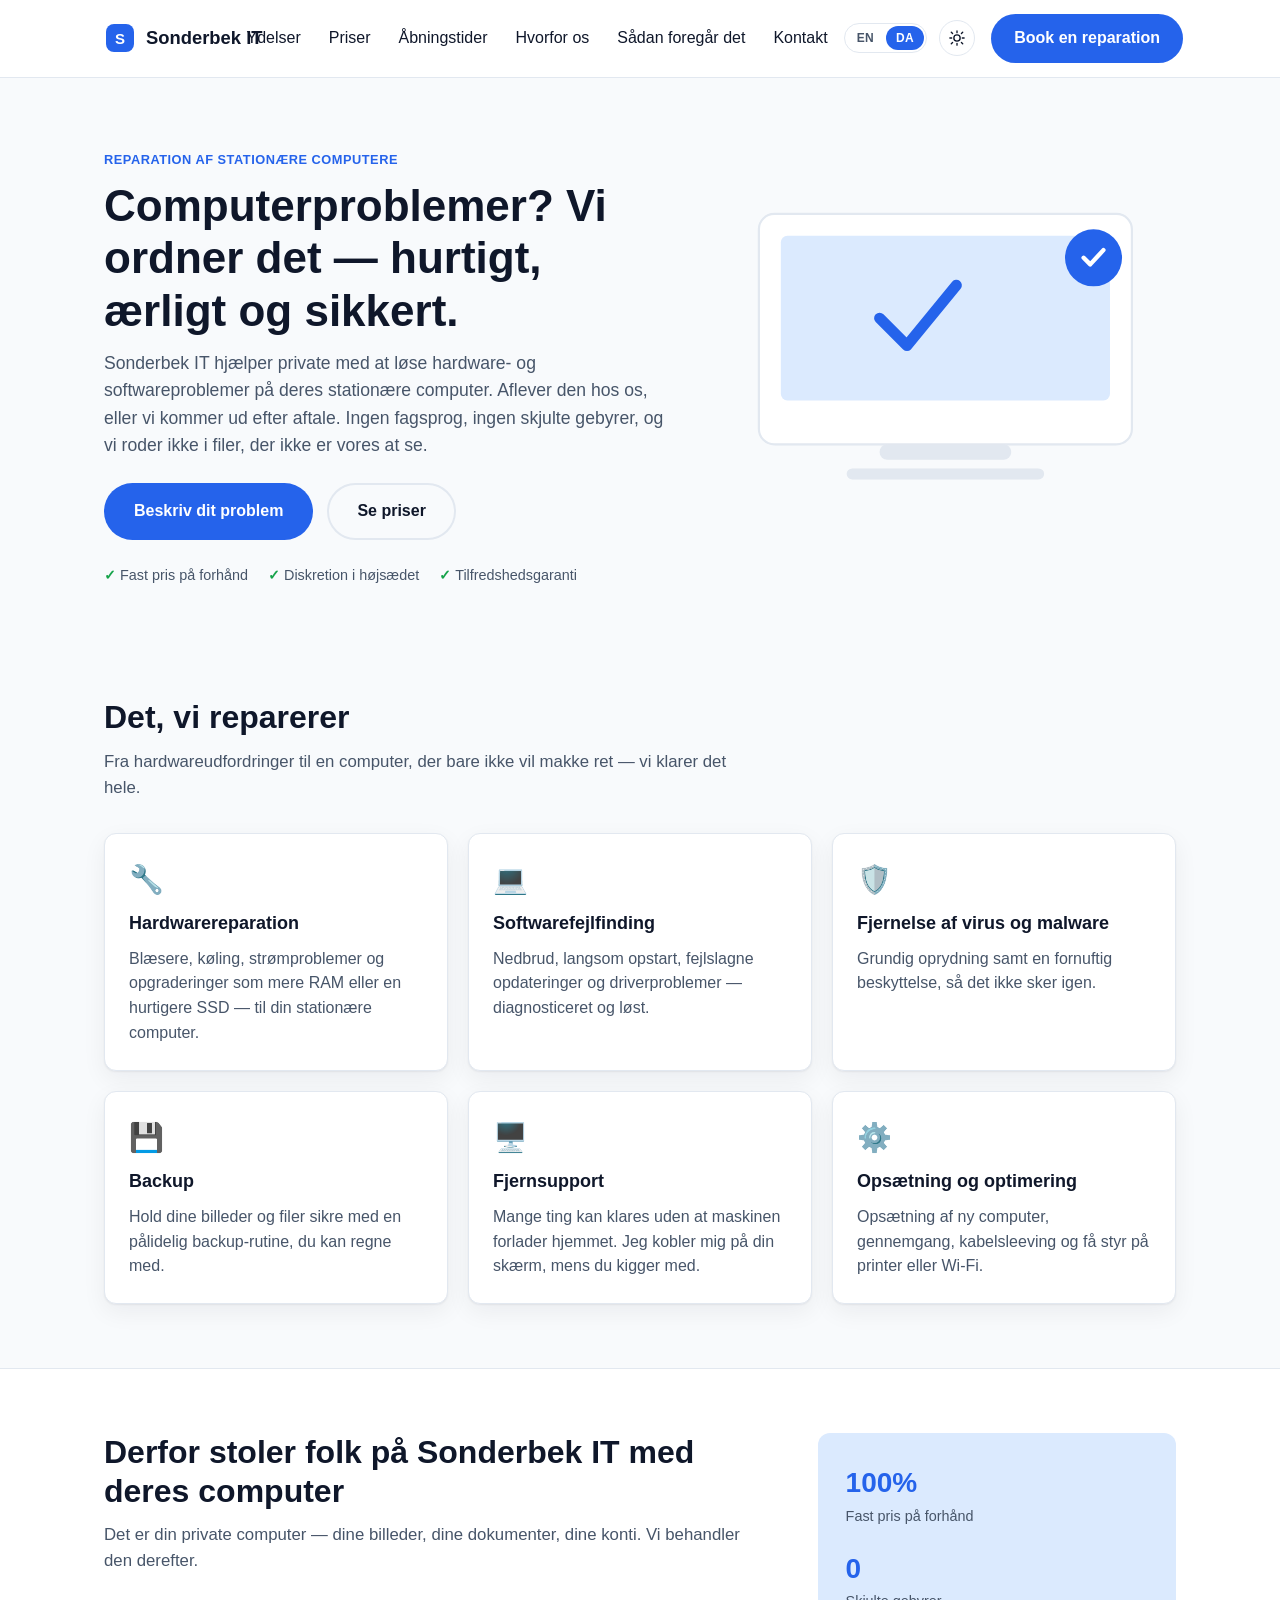
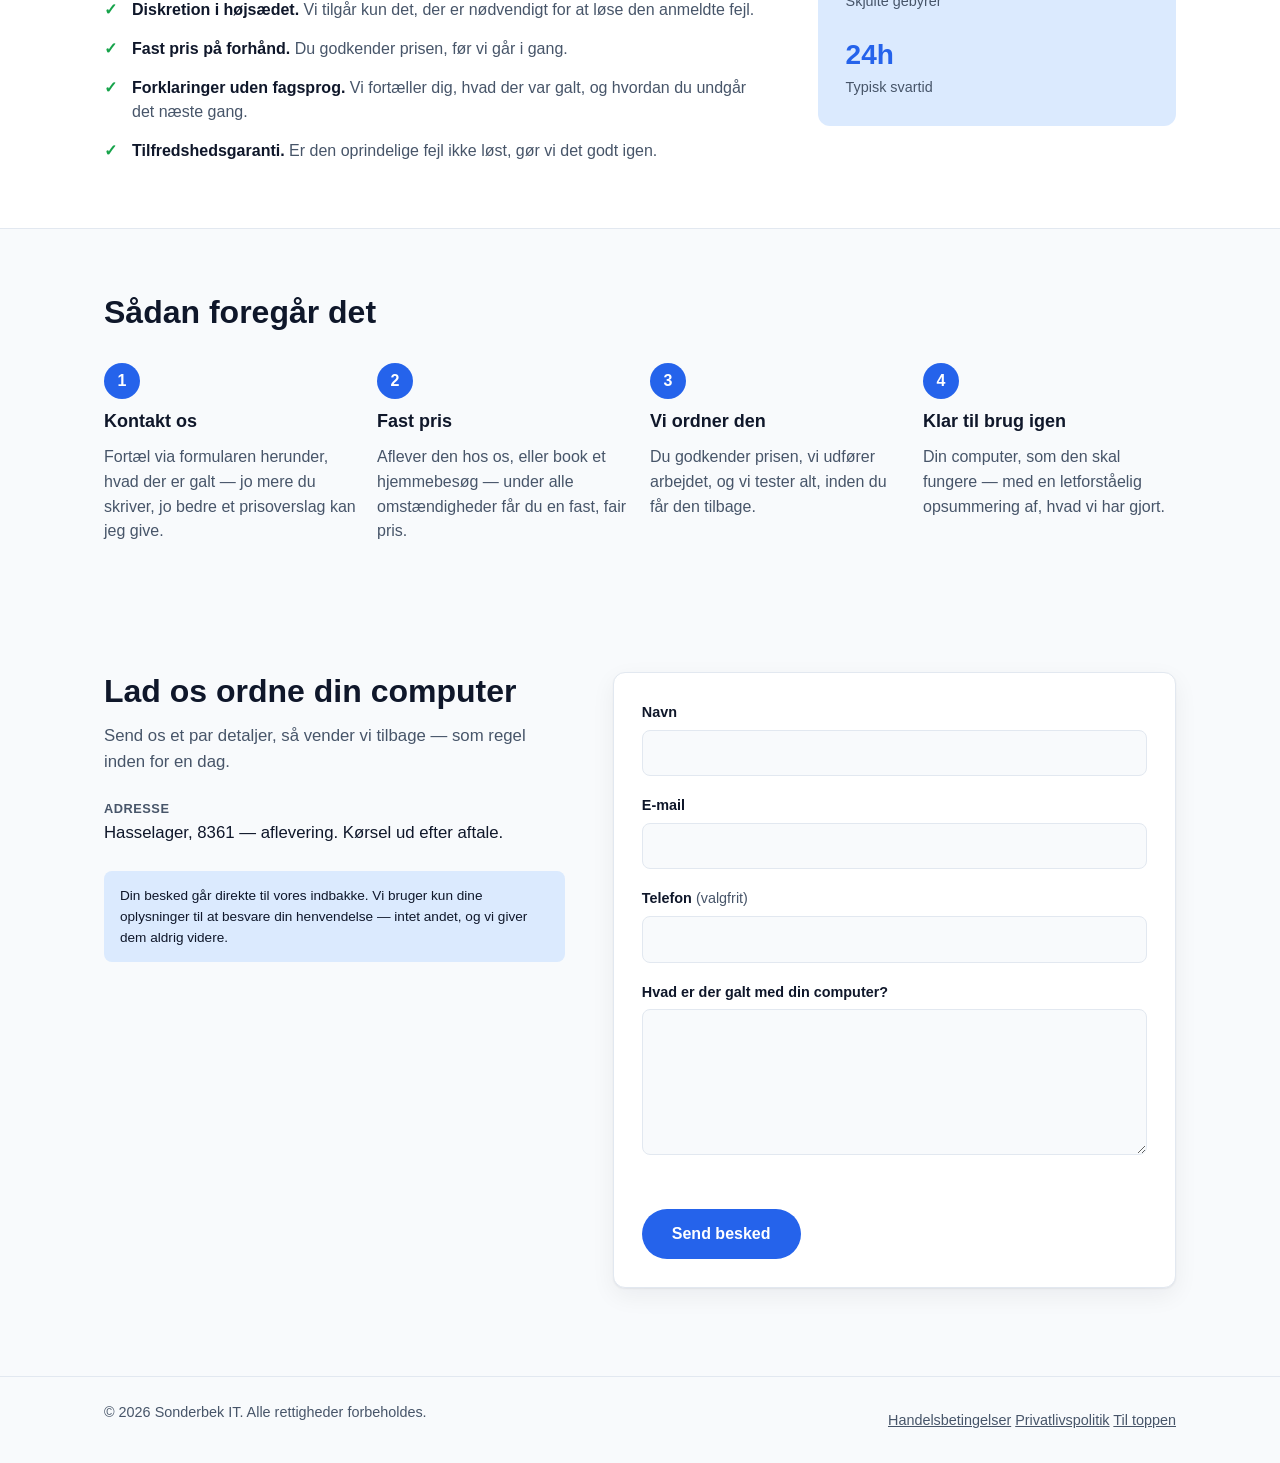
<file: index.html>
<!DOCTYPE html>
<html lang="da">
<head>
<meta charset="UTF-8">
<meta name="viewport" content="width=device-width, initial-scale=1.0">
<meta http-equiv="Content-Security-Policy" content="default-src 'self'; script-src 'self'; style-src 'self'; img-src 'self' data:; font-src 'self'; connect-src 'self' https://formsubmit.co; base-uri 'none'; form-action 'self'; object-src 'none'; upgrade-insecure-requests">
<meta name="referrer" content="strict-origin-when-cross-origin">
<title data-i18n="pageTitle">Sonderbek IT — Home Computer Repair You Can Trust</title>
<meta name="description" content="Sonderbek IT fixes hardware and software problems on your home computer — fast, honest, and secure. Fixed price before the work starts. Remote support, workshop or a home visit." data-i18n-attr="content:metaDescription">
<link rel="canonical" href="https://mzdad.github.io/bytecare-homepage/">
<meta property="og:type" content="website">
<meta property="og:site_name" content="Sonderbek IT">
<meta property="og:locale" content="da_DK">
<meta property="og:title" content="Sonderbek IT — computerhjælp i Hasselager og Aarhus Syd">
<meta property="og:description" content="Hardware- og softwareproblemer løst på din computer. Fast pris før arbejdet går i gang. Åbent 09-23 på hverdage.">
<meta property="og:url" content="https://mzdad.github.io/bytecare-homepage/">
<meta name="twitter:card" content="summary">
<link rel="stylesheet" href="css/styles.css">
<link rel="icon" href="data:image/svg+xml,%3Csvg xmlns='http://www.w3.org/2000/svg' viewBox='0 0 32 32'%3E%3Crect width='32' height='32' rx='8' fill='%232563eb'/%3E%3Ctext x='16' y='22' text-anchor='middle' font-family='Arial,Helvetica,sans-serif' font-weight='800' font-size='16' fill='white'%3ES%3C/text%3E%3C/svg%3E">
</head>
<body>

<a class="skip-link" href="#main" data-i18n="skipLink">Skip to main content</a>

<header class="site-header">
  <div class="container header-inner">
    <a href="#top" class="logo" aria-label="Sonderbek IT home" data-i18n-attr="aria-label:logoAria">
      <svg class="logo-mark" width="32" height="32" viewBox="0 0 32 32" fill="none" aria-hidden="true">
        <rect x="2" y="2" width="28" height="28" rx="8" fill="var(--brand)"/>
        <text x="16" y="21.5" text-anchor="middle" font-family="Arial, Helvetica, sans-serif" font-weight="800" font-size="15" fill="#fff">S</text>
      </svg>
      <span>Sonderbek IT</span>
    </a>

    <nav class="main-nav" aria-label="Primary">
      <ul class="nav-list" id="navList">
        <li><a href="#services" data-i18n="navServices">Services</a></li>
        <li><a href="priser.html" data-i18n="navPrices">Priser</a></li>
        <li><a href="aabningstider.html" data-i18n="navHours">Åbningstider</a></li>
        <li><a href="#why-us" data-i18n="navWhyUs">Why Us</a></li>
        <li><a href="#process" data-i18n="navProcess">How It Works</a></li>
        <li><a href="#contact" data-i18n="navContact">Contact</a></li>
      </ul>
    </nav>

    <div class="header-controls">
      <div class="lang-toggle" role="group" aria-label="Language / Sprog">
        <button type="button" class="lang-btn active" data-lang="en" aria-pressed="true">EN</button>
        <button type="button" class="lang-btn" data-lang="da" aria-pressed="false">DA</button>
      </div>
      <button type="button" class="theme-toggle" id="themeToggle" aria-label="Switch to dark mode">
        <svg class="icon-sun" viewBox="0 0 24 24" fill="none" aria-hidden="true">
          <circle cx="12" cy="12" r="4.2" stroke="currentColor" stroke-width="1.8"/>
          <path stroke="currentColor" stroke-width="1.8" stroke-linecap="round" d="M12 2.5v2.4M12 19.1v2.4M4.4 4.4l1.7 1.7M17.9 17.9l1.7 1.7M2.5 12h2.4M19.1 12h2.4M4.4 19.6l1.7-1.7M17.9 6.1l1.7-1.7"/>
        </svg>
        <svg class="icon-moon" viewBox="0 0 24 24" fill="none" aria-hidden="true">
          <path fill="currentColor" d="M20.5 14.6A8.5 8.5 0 0 1 9.4 3.5a.6.6 0 0 0-.7-.8A9.5 9.5 0 1 0 21.3 15.3a.6.6 0 0 0-.8-.7Z"/>
        </svg>
      </button>
    </div>

    <a class="btn btn-primary header-cta" href="#contact" data-i18n="headerCta">Book a Repair</a>

    <button class="nav-toggle" id="navToggle" aria-expanded="false" aria-controls="navList">
      <span class="sr-only" data-i18n="menuSr">Menu</span>
      <span class="hamburger" aria-hidden="true"></span>
    </button>
  </div>
</header>

<main id="main">

  <section id="top" class="hero">
    <div class="container hero-inner">
      <div class="hero-copy">
        <p class="eyebrow" data-i18n="heroEyebrow">Stationary Computer Repair</p>
        <h1 data-i18n="heroTitle">Computer trouble? We'll fix it — fast, honest, and secure.</h1>
        <p class="lead" data-i18n="heroLead">
          Sonderbek IT helps private individuals solve hardware and software problems on
          their stationary computer. Drop it off at our address, or we'll come to you
          by appointment. No jargon, no hidden fees, no snooping through files that
          aren't ours to see.
        </p>
        <div class="hero-actions">
          <a href="#contact" class="btn btn-primary btn-lg" data-i18n="heroCtaPrimary">Beskriv dit problem</a>
          <a href="priser.html" class="btn btn-ghost btn-lg" data-i18n="heroCtaPrices">Se priser</a>
        </div>
        <ul class="hero-trust">
          <li data-i18n="trustPricing">Upfront pricing</li>
          <li data-i18n="trustPrivacy">Privacy-first repairs</li>
          <li data-i18n="trustGuarantee">Satisfaction guarantee</li>
        </ul>
      </div>

      <div class="hero-visual" aria-hidden="true">
        <svg viewBox="0 0 420 340" width="100%" height="100%">
          <rect x="40" y="30" width="340" height="210" rx="14" fill="var(--surface)" stroke="var(--border)" stroke-width="2"/>
          <rect x="60" y="50" width="300" height="150" rx="6" fill="var(--brand-soft)"/>
          <path d="M150 125l25 25 45-55" stroke="var(--brand)" stroke-width="10" stroke-linecap="round" stroke-linejoin="round" fill="none"/>
          <rect x="150" y="240" width="120" height="14" rx="7" fill="var(--border)"/>
          <rect x="120" y="262" width="180" height="10" rx="5" fill="var(--border)"/>
          <circle cx="345" cy="70" r="26" fill="var(--brand)"/>
          <path d="M336 70l6 6 12-13" stroke="#fff" stroke-width="4" stroke-linecap="round" stroke-linejoin="round" fill="none"/>
        </svg>
      </div>
    </div>
  </section>

  <section id="services" class="services">
    <div class="container">
      <h2 data-i18n="servicesTitle">What we fix</h2>
      <p class="section-sub" data-i18n="servicesSub">From hardware hiccups to a computer that just won't behave — we handle it all.</p>

      <div class="card-grid">
        <article class="card">
          <div class="card-icon" aria-hidden="true">🔧</div>
          <h3 data-i18n="svc1Title">Hardware Repair</h3>
          <p data-i18n="svc1Desc">Fans, cooling, power issues, and upgrades like more RAM or a faster SSD — for stationary computers.</p>
        </article>
        <article class="card">
          <div class="card-icon" aria-hidden="true">💻</div>
          <h3 data-i18n="svc2Title">Software Troubleshooting</h3>
          <p data-i18n="svc2Desc">Crashes, slow startups, update failures, and driver issues — diagnosed and resolved.</p>
        </article>
        <article class="card">
          <div class="card-icon" aria-hidden="true">🛡️</div>
          <h3 data-i18n="svc3Title">Virus &amp; Malware Removal</h3>
          <p data-i18n="svc3Desc">Full cleanup plus a sensible protection setup so it doesn't come back.</p>
        </article>
        <article class="card">
          <div class="card-icon" aria-hidden="true">💾</div>
          <h3 data-i18n="svc4Title">Data Backup</h3>
          <p data-i18n="svc4Desc">Keep your photos and files safe with a reliable backup routine you can count on.</p>
        </article>
        <article class="card">
          <div class="card-icon" aria-hidden="true">🖥️</div>
          <h3 data-i18n="svc6Title">Fjernsupport</h3>
          <p data-i18n="svc6Desc">Mange ting kan klares uden at maskinen forlader hjemmet. Jeg kobler mig på din skærm, mens du kigger med.</p>
        </article>
        <article class="card">
          <div class="card-icon" aria-hidden="true">⚙️</div>
          <h3 data-i18n="svc5Title">Setup &amp; Optimization</h3>
          <p data-i18n="svc5Desc">New computer setup, tune-ups, cable sleeving, and getting your printer or Wi-Fi to cooperate.</p>
        </article>
      </div>
    </div>
  </section>

  <section id="why-us" class="why-us">
    <div class="container why-inner">
      <div>
        <h2 data-i18n="whyTitle">Why people trust Sonderbek IT with their computer</h2>
        <p class="section-sub" data-i18n="whySub">
          It's your personal computer — your photos, your documents, your accounts.
          We treat it that way.
        </p>
        <ul class="checklist">
          <li data-i18n-html="why1"><strong>Privacy-first repairs.</strong> We only access what's needed to fix the reported issue.</li>
          <li data-i18n-html="why2"><strong>Upfront pricing.</strong> You approve the cost before any work begins.</li>
          <li data-i18n-html="why3"><strong>Plain-language explanations.</strong> We tell you what was wrong and how to avoid it next time.</li>
          <li data-i18n-html="why4"><strong>Satisfaction guarantee.</strong> If the original issue isn't resolved, we make it right.</li>
        </ul>
      </div>
      <div class="stat-panel">
        <div class="stat"><span class="stat-num">100%</span><span class="stat-label" data-i18n="trustPricing">Upfront pricing</span></div>
        <div class="stat"><span class="stat-num">0</span><span class="stat-label" data-i18n="statHiddenFees">Hidden fees</span></div>
        <div class="stat"><span class="stat-num">24h</span><span class="stat-label" data-i18n="statResponse">Typical response</span></div>
      </div>
    </div>
  </section>

  <section id="process" class="process">
    <div class="container">
      <h2 data-i18n="processTitle">How it works</h2>
      <ol class="steps">
        <li>
          <span class="step-num">1</span>
          <h3 data-i18n="step1Title">Reach out</h3>
          <p data-i18n="step1Desc">Tell us what's wrong using the form below, or call us directly.</p>
        </li>
        <li>
          <span class="step-num">2</span>
          <h3 data-i18n="step2Title">Fast pris</h3>
          <p data-i18n="step2Desc">Drop it off with us, or book a home visit — either way, we'll quote a fair, flat price.</p>
        </li>
        <li>
          <span class="step-num">3</span>
          <h3 data-i18n="step3Title">We fix it</h3>
          <p data-i18n="step3Desc">You approve the price, we do the work, and we test everything before handing it back.</p>
        </li>
        <li>
          <span class="step-num">4</span>
          <h3 data-i18n="step4Title">Back up and running</h3>
          <p data-i18n="step4Desc">Your computer, working the way it should — with a plain-language summary of what we did.</p>
        </li>
      </ol>
    </div>
  </section>

  <section id="contact" class="contact">
    <div class="container contact-inner">
      <div class="contact-info">
        <h2 data-i18n="contactTitle">Let's fix your computer</h2>
        <p class="section-sub" data-i18n="contactSub">Send us a few details and we'll get back to you — usually within a day.</p>
        <dl class="contact-details">
          <div>
            <dt data-i18n="labelServiceArea">Address</dt>
            <dd data-i18n="serviceAreaValue">Hasselager, 8361, Denmark — drop-off. House calls by appointment.</dd>
          </div>
        </dl>
        <p class="privacy-note" data-i18n="privacyNote">
          Your message goes straight to our inbox. We use your details only to
          answer your enquiry — nothing else, and we never pass them on.
        </p>
      </div>

      <form class="contact-form" id="contactForm" novalidate>
        <div class="form-row">
          <label for="name" data-i18n="formName">Name</label>
          <input type="text" id="name" name="name" maxlength="100" autocomplete="name" required>
        </div>
        <div class="form-row">
          <label for="email" data-i18n="formEmail">Email</label>
          <input type="email" id="email" name="email" maxlength="150" autocomplete="email" required>
        </div>
        <div class="form-row">
          <label for="phone"><span data-i18n="formPhone">Phone</span> <span class="optional" data-i18n="formOptional">(optional)</span></label>
          <input type="tel" id="phone" name="phone" maxlength="30" autocomplete="tel">
        </div>
        <div class="form-row">
          <label for="message" data-i18n="formMessage">What's going on with your computer?</label>
          <textarea id="message" name="message" rows="5" maxlength="1000" required></textarea>
        </div>
        <input type="text" name="_honey" id="honey" class="sr-only" tabindex="-1" autocomplete="off" aria-hidden="true">
        <p class="form-status" id="formStatus" role="status" aria-live="polite"></p>
        <button type="submit" class="btn btn-primary btn-lg" data-i18n="formSubmit">Send Message</button>

        <div class="form-fallback" id="formFallback" hidden>
          <p data-i18n="fallbackIntro">Nothing happened? Your device may not have an email app set up. Copy your message and send it to us from wherever you read your email:</p>
          <p class="fallback-address"><a href="mailto:SonderbekIT@pm.me">SonderbekIT@pm.me</a></p>
          <pre class="fallback-message" id="fallbackMessage"></pre>
          <button type="button" class="btn btn-ghost" id="copyBtn" data-i18n="copyButton">Copy message</button>
        </div>
      </form>
    </div>
  </section>

</main>

<footer class="site-footer">
  <div class="container footer-inner">
    <p>&copy; <span id="year"></span> <span data-i18n="footerText">Sonderbek IT. All rights reserved.</span></p>
    <nav aria-label="Footer">
      <a href="betingelser.html" data-i18n="footerTerms">Handelsbetingelser</a>
      <a href="privatliv.html" data-i18n="footerPrivacy">Privatlivspolitik</a>
      <a href="#top" data-i18n="footerBackToTop">Back to top</a>
    </nav>
  </div>
</footer>

<script type="application/ld+json">
{
  "@context": "https://schema.org",
  "@type": "LocalBusiness",
  "name": "Sonderbek IT",
  "description": "Reparation af stationære og bærbare computere for private i Hasselager og Aarhus Syd. Fjernsupport i hele Danmark.",
  "url": "https://mzdad.github.io/bytecare-homepage/",
  "address": {
    "@type": "PostalAddress",
    "addressLocality": "Hasselager",
    "postalCode": "8361",
    "addressCountry": "DK"
  },
  "areaServed": [
    "Hasselager", "Kolt", "Viby J", "Tranbjerg", "Højbjerg", "Åbyhøj",
    "Aarhus", "Solbjerg", "Mårslet", "Beder", "Malling", "Hørning",
    "Stilling", "Skanderborg", "Odder"
  ],
  "priceRange": "562-700 DKK/t",
  "currenciesAccepted": "DKK",
  "openingHoursSpecification": [{
    "@type": "OpeningHoursSpecification",
    "dayOfWeek": ["Monday", "Tuesday", "Wednesday", "Thursday", "Friday"],
    "opens": "09:00",
    "closes": "23:00"
  }]
}
</script>
<script src="js/script.js"></script>
</body>
</html>
</file>
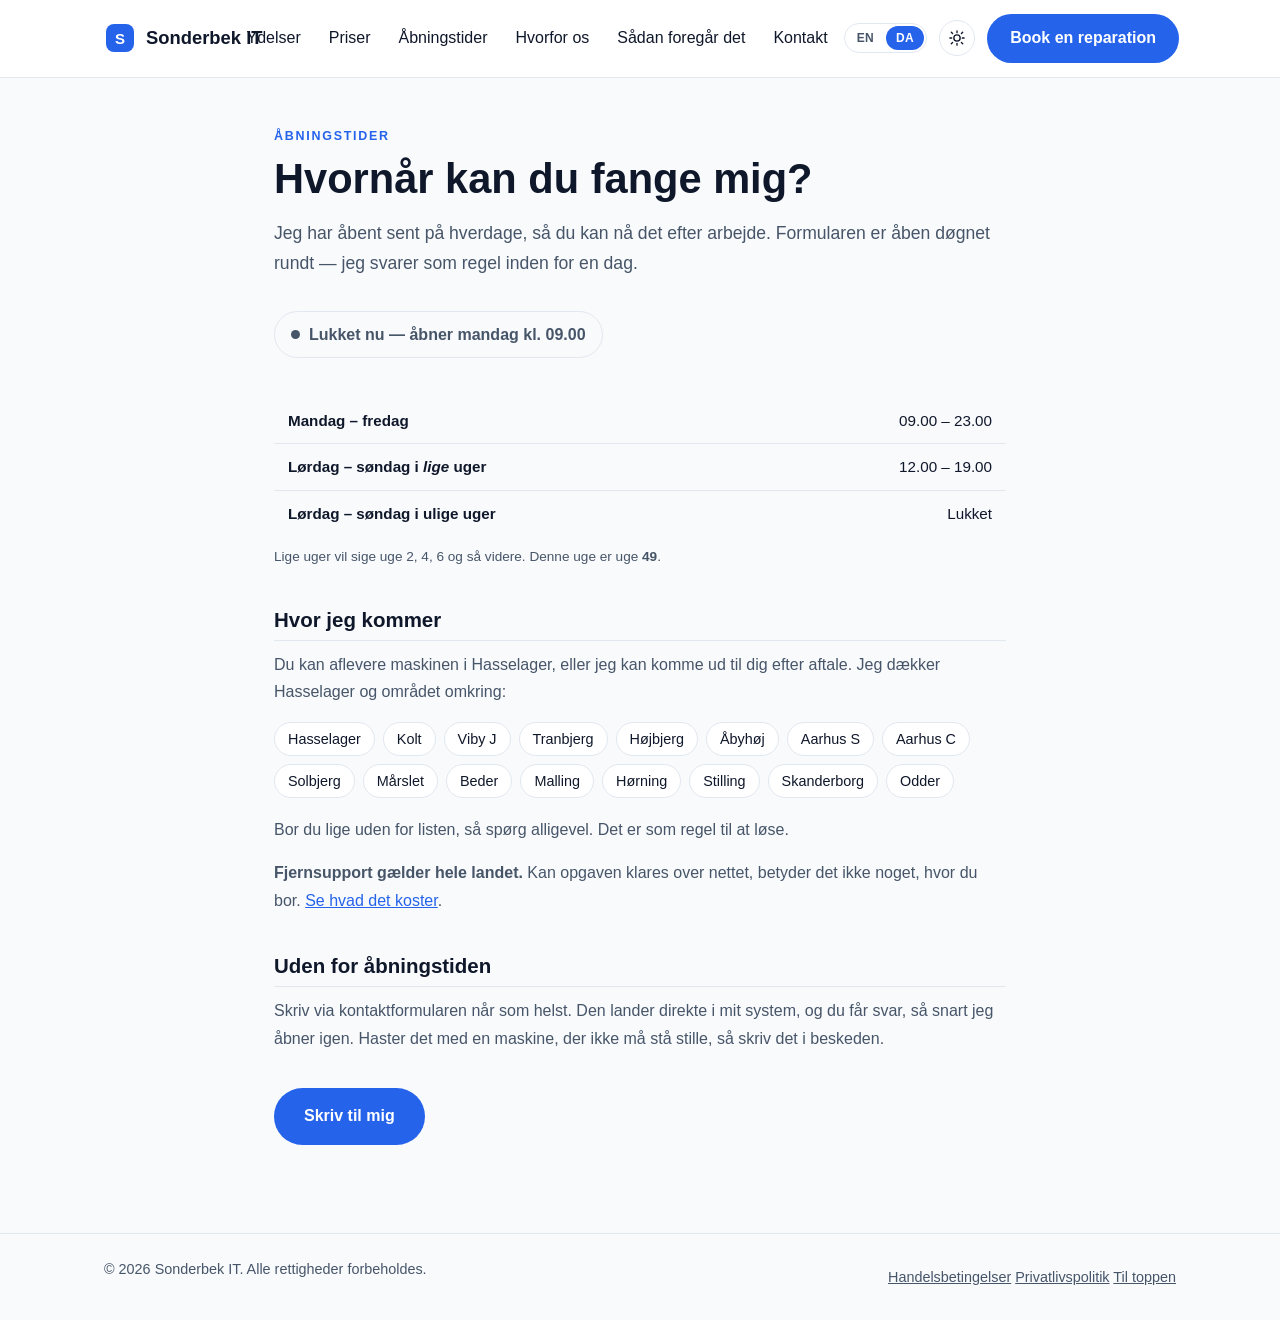
<file: aabningstider.html>
<!DOCTYPE html>
<html lang="da">
<head>
<meta charset="UTF-8">
<meta name="viewport" content="width=device-width, initial-scale=1.0">
<meta http-equiv="Content-Security-Policy" content="default-src 'self'; script-src 'self'; style-src 'self'; img-src 'self' data:; font-src 'self'; connect-src 'self' https://formsubmit.co; base-uri 'none'; form-action 'self'; object-src 'none'; upgrade-insecure-requests">
<meta name="referrer" content="strict-origin-when-cross-origin">
<title>Åbningstider — Sonderbek IT</title>
<meta name="description" content="Åbent 09-23 mandag til fredag og 12-19 i weekenden i lige uger. Computerhjælp i Hasselager, Viby, Tranbjerg og resten af Aarhus Syd.">
<link rel="canonical" href="https://mzdad.github.io/bytecare-homepage/aabningstider.html">
<meta property="og:type" content="website">
<meta property="og:site_name" content="Sonderbek IT">
<meta property="og:locale" content="da_DK">
<meta property="og:title" content="Åbningstider — Sonderbek IT">
<meta property="og:description" content="Åbent 09-23 mandag til fredag og 12-19 i weekenden i lige uger. Computerhjælp i Hasselager, Viby, Tranbjerg og resten af Aarhus Syd.">
<meta property="og:url" content="https://mzdad.github.io/bytecare-homepage/aabningstider.html">
<meta name="twitter:card" content="summary">
<link rel="stylesheet" href="css/styles.css">
<link rel="icon" href="data:image/svg+xml,%3Csvg xmlns='http://www.w3.org/2000/svg' viewBox='0 0 32 32'%3E%3Crect width='32' height='32' rx='8' fill='%232563eb'/%3E%3Ctext x='16' y='22' text-anchor='middle' font-family='Arial,Helvetica,sans-serif' font-weight='800' font-size='16' fill='white'%3ES%3C/text%3E%3C/svg%3E">
</head>
<body>

<a class="skip-link" href="#main" data-i18n="skipLink">Gå til hovedindhold</a>

<header class="site-header">
  <div class="container header-inner">
    <a href="index.html" class="logo" aria-label="Sonderbek IT forside" data-i18n-attr="aria-label:logoAria">
      <svg class="logo-mark" width="32" height="32" viewBox="0 0 32 32" fill="none" aria-hidden="true">
        <rect x="2" y="2" width="28" height="28" rx="8" fill="var(--brand)"/>
        <text x="16" y="21.5" text-anchor="middle" font-family="Arial, Helvetica, sans-serif" font-weight="800" font-size="15" fill="#fff">S</text>
      </svg>
      <span>Sonderbek IT</span>
    </a>

    <nav class="main-nav" aria-label="Primary">
      <ul class="nav-list" id="navList">
        <li><a href="index.html#services" data-i18n="navServices">Ydelser</a></li>
        <li><a href="priser.html" data-i18n="navPrices">Priser</a></li>
        <li><a href="aabningstider.html" data-i18n="navHours">Åbningstider</a></li>
        <li><a href="index.html#why-us" data-i18n="navWhyUs">Hvorfor os</a></li>
        <li><a href="index.html#process" data-i18n="navProcess">Sådan foregår det</a></li>
        <li><a href="index.html#contact" data-i18n="navContact">Kontakt</a></li>
      </ul>
    </nav>

    <div class="header-controls">
      <div class="lang-toggle" role="group" aria-label="Language / Sprog">
        <button type="button" class="lang-btn" data-lang="en" aria-pressed="false">EN</button>
        <button type="button" class="lang-btn active" data-lang="da" aria-pressed="true">DA</button>
      </div>
      <button type="button" class="theme-toggle" id="themeToggle" aria-label="Skift til mørk tilstand">
        <svg class="icon-sun" viewBox="0 0 24 24" fill="none" aria-hidden="true">
          <circle cx="12" cy="12" r="4.2" stroke="currentColor" stroke-width="1.8"/>
          <path stroke="currentColor" stroke-width="1.8" stroke-linecap="round" d="M12 2.5v2.4M12 19.1v2.4M4.4 4.4l1.7 1.7M17.9 17.9l1.7 1.7M2.5 12h2.4M19.1 12h2.4M4.4 19.6l1.7-1.7M17.9 6.1l1.7-1.7"/>
        </svg>
        <svg class="icon-moon" viewBox="0 0 24 24" fill="none" aria-hidden="true">
          <path fill="currentColor" d="M20.5 14.6A8.5 8.5 0 0 1 9.4 3.5a.6.6 0 0 0-.7-.8A9.5 9.5 0 1 0 21.3 15.3a.6.6 0 0 0-.8-.7Z"/>
        </svg>
      </button>
      <a href="index.html#contact" class="btn btn-primary header-cta" data-i18n="headerCta">Book en reparation</a>
    </div>

    <button class="nav-toggle" id="navToggle" aria-expanded="false" aria-controls="navList">
      <span class="sr-only" data-i18n="menuSr">Menu</span>
      <span class="nav-toggle-bar" aria-hidden="true"></span>
      <span class="nav-toggle-bar" aria-hidden="true"></span>
      <span class="nav-toggle-bar" aria-hidden="true"></span>
    </button>
  </div>
</header>

<main id="main" class="info-main">
  <div class="container info-container">
    <p class="info-eyebrow" data-i18n="hoursEyebrow">Åbningstider</p>
    <h1 data-i18n="hoursTitle">Hvornår kan du fange mig?</h1>
    <p class="info-lead" data-i18n="hoursLead">Jeg har åbent sent på hverdage, så du kan nå det efter arbejde. Formularen er åben døgnet rundt — jeg svarer som regel inden for en dag.</p>

    <p class="open-now" id="openNow">Tjekker…</p>

    <div class="table-scroll">
      <table class="info-table hours-table">
        <tbody>
          <tr><th data-i18n="hoursWeekdays">Mandag – fredag</th><td>09.00 – 23.00</td></tr>
          <tr><th data-i18n-html="hoursEvenWeekend">Lørdag – søndag i <em>lige</em> uger</th><td>12.00 – 19.00</td></tr>
          <tr><th data-i18n="hoursOddWeekend">Lørdag – søndag i ulige uger</th><td data-i18n="hoursClosed">Lukket</td></tr>
        </tbody>
      </table>
    </div>
    <p class="info-fineprint"><span data-i18n="hoursWeekNote">Lige uger vil sige uge 2, 4, 6 og så videre. Denne uge er uge</span> <strong id="weekNumber">–</strong><span data-i18n="hoursWeekNoteEnd">.</span></p>

    <h2 data-i18n="areasTitle">Hvor jeg kommer</h2>
    <p data-i18n="areasLead">Du kan aflevere maskinen i Hasselager, eller jeg kan komme ud til dig efter aftale. Jeg dækker Hasselager og området omkring:</p>
    <ul class="area-list">
      <li>Hasselager</li><li>Kolt</li><li>Viby J</li><li>Tranbjerg</li>
      <li>Højbjerg</li><li>Åbyhøj</li><li>Aarhus S</li><li>Aarhus C</li>
      <li>Solbjerg</li><li>Mårslet</li><li>Beder</li><li>Malling</li>
      <li>Hørning</li><li>Stilling</li><li>Skanderborg</li><li>Odder</li>
    </ul>
    <p data-i18n="areasMore">Bor du lige uden for listen, så spørg alligevel. Det er som regel til at løse.</p>
    <p data-i18n-html="areasRemote"><strong>Fjernsupport gælder hele landet.</strong> Kan opgaven klares over nettet, betyder det ikke noget, hvor du bor. <a href="priser.html">Se hvad det koster</a>.</p>

    <h2 data-i18n="outsideTitle">Uden for åbningstiden</h2>
    <p data-i18n="outsideBody">Skriv via kontaktformularen når som helst. Den lander direkte i mit system, og du får svar, så snart jeg åbner igen. Haster det med en maskine, der ikke må stå stille, så skriv det i beskeden.</p>

    <div class="info-cta">
      <a href="index.html#contact" class="btn btn-primary btn-lg" data-i18n="hoursCta">Skriv til mig</a>
    </div>
  </div>
</main>

<footer class="site-footer">
  <div class="container footer-inner">
    <p>&copy; <span id="year"></span> <span data-i18n="footerText">Sonderbek IT. Alle rettigheder forbeholdes.</span></p>
    <nav aria-label="Footer">
      <a href="betingelser.html" data-i18n="footerTerms">Handelsbetingelser</a>
      <a href="privatliv.html" data-i18n="footerPrivacy">Privatlivspolitik</a>
      <a href="index.html#top" data-i18n="footerBackToTop">Til forsiden</a>
    </nav>
  </div>
</footer>

<script src="js/script.js"></script>
</body>
</html>
</file>
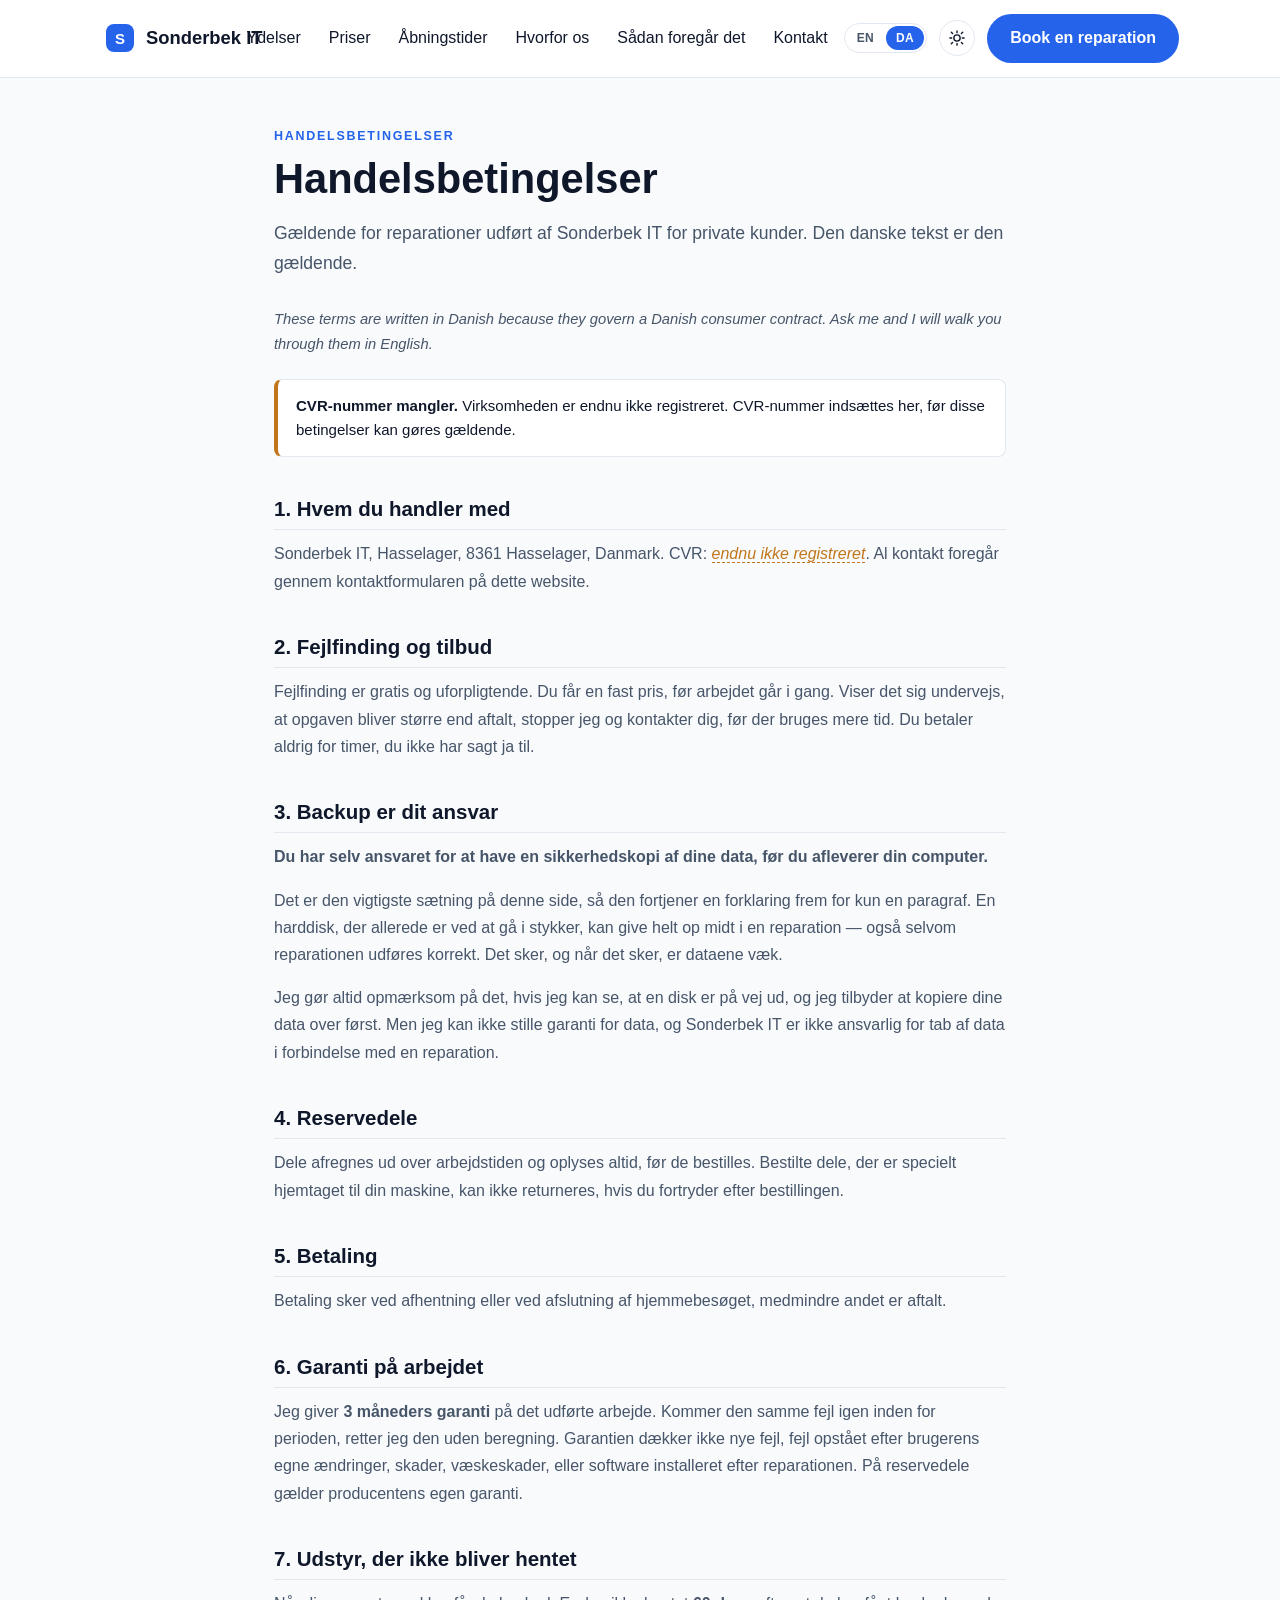
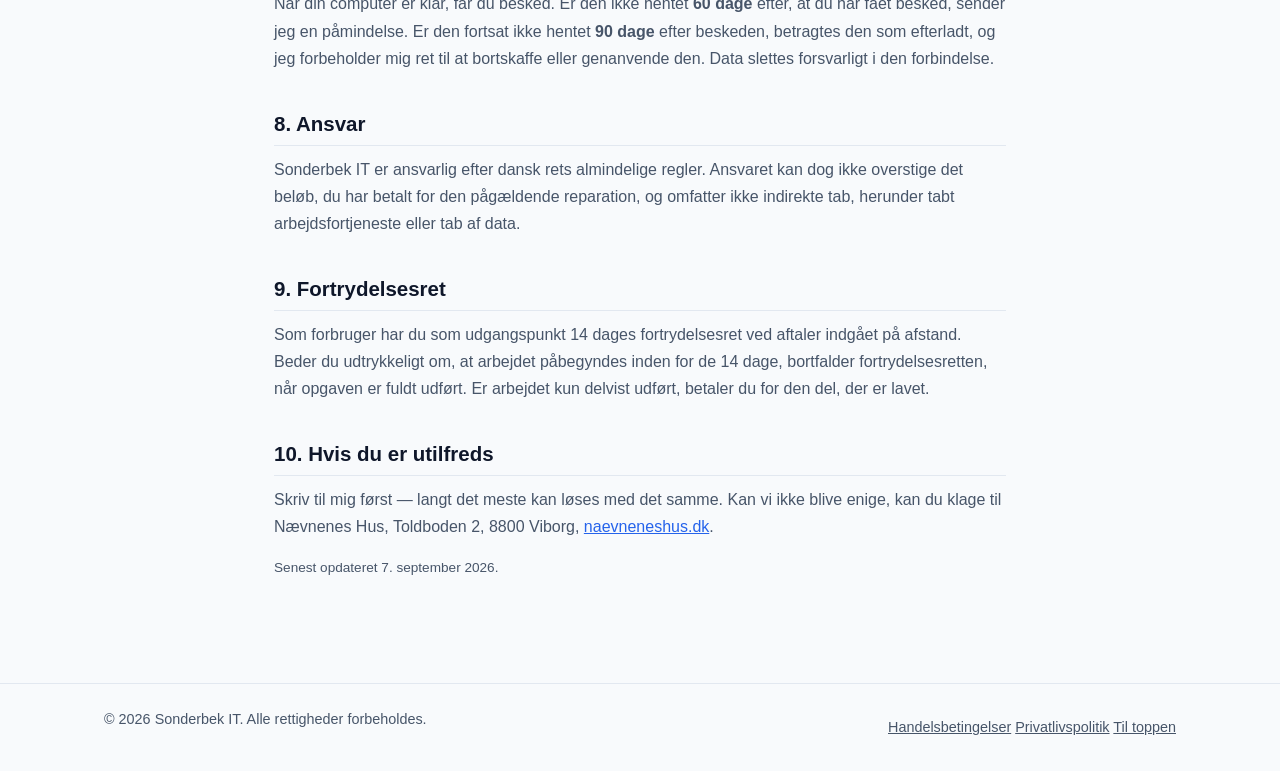
<file: betingelser.html>
<!DOCTYPE html>
<html lang="da">
<head>
<meta charset="UTF-8">
<meta name="viewport" content="width=device-width, initial-scale=1.0">
<meta http-equiv="Content-Security-Policy" content="default-src 'self'; script-src 'self'; style-src 'self'; img-src 'self' data:; font-src 'self'; connect-src 'self' https://formsubmit.co; base-uri 'none'; form-action 'self'; object-src 'none'; upgrade-insecure-requests">
<meta name="referrer" content="strict-origin-when-cross-origin">
<title>Handelsbetingelser — Sonderbek IT</title>
<meta name="description" content="Betingelser for reparation hos Sonderbek IT: fast pris før arbejdet, 3 måneders garanti, og hvem der har ansvaret for din backup.">
<link rel="canonical" href="https://mzdad.github.io/bytecare-homepage/betingelser.html">
<meta property="og:type" content="website">
<meta property="og:site_name" content="Sonderbek IT">
<meta property="og:locale" content="da_DK">
<meta property="og:title" content="Handelsbetingelser — Sonderbek IT">
<meta property="og:description" content="Betingelser for reparation hos Sonderbek IT: fast pris før arbejdet, 3 måneders garanti, og hvem der har ansvaret for din backup.">
<meta property="og:url" content="https://mzdad.github.io/bytecare-homepage/betingelser.html">
<meta name="twitter:card" content="summary">
<link rel="stylesheet" href="css/styles.css">
<link rel="icon" href="data:image/svg+xml,%3Csvg xmlns='http://www.w3.org/2000/svg' viewBox='0 0 32 32'%3E%3Crect width='32' height='32' rx='8' fill='%232563eb'/%3E%3Ctext x='16' y='22' text-anchor='middle' font-family='Arial,Helvetica,sans-serif' font-weight='800' font-size='16' fill='white'%3ES%3C/text%3E%3C/svg%3E">
</head>
<body>

<a class="skip-link" href="#main" data-i18n="skipLink">Gå til hovedindhold</a>

<header class="site-header">
  <div class="container header-inner">
    <a href="index.html" class="logo" aria-label="Sonderbek IT forside" data-i18n-attr="aria-label:logoAria">
      <svg class="logo-mark" width="32" height="32" viewBox="0 0 32 32" fill="none" aria-hidden="true">
        <rect x="2" y="2" width="28" height="28" rx="8" fill="var(--brand)"/>
        <text x="16" y="21.5" text-anchor="middle" font-family="Arial, Helvetica, sans-serif" font-weight="800" font-size="15" fill="#fff">S</text>
      </svg>
      <span>Sonderbek IT</span>
    </a>

    <nav class="main-nav" aria-label="Primary">
      <ul class="nav-list" id="navList">
        <li><a href="index.html#services" data-i18n="navServices">Ydelser</a></li>
        <li><a href="priser.html" data-i18n="navPrices">Priser</a></li>
        <li><a href="aabningstider.html" data-i18n="navHours">Åbningstider</a></li>
        <li><a href="index.html#why-us" data-i18n="navWhyUs">Hvorfor os</a></li>
        <li><a href="index.html#process" data-i18n="navProcess">Sådan foregår det</a></li>
        <li><a href="index.html#contact" data-i18n="navContact">Kontakt</a></li>
      </ul>
    </nav>

    <div class="header-controls">
      <div class="lang-toggle" role="group" aria-label="Language / Sprog">
        <button type="button" class="lang-btn" data-lang="en" aria-pressed="false">EN</button>
        <button type="button" class="lang-btn active" data-lang="da" aria-pressed="true">DA</button>
      </div>
      <button type="button" class="theme-toggle" id="themeToggle" aria-label="Skift til mørk tilstand">
        <svg class="icon-sun" viewBox="0 0 24 24" fill="none" aria-hidden="true">
          <circle cx="12" cy="12" r="4.2" stroke="currentColor" stroke-width="1.8"/>
          <path stroke="currentColor" stroke-width="1.8" stroke-linecap="round" d="M12 2.5v2.4M12 19.1v2.4M4.4 4.4l1.7 1.7M17.9 17.9l1.7 1.7M2.5 12h2.4M19.1 12h2.4M4.4 19.6l1.7-1.7M17.9 6.1l1.7-1.7"/>
        </svg>
        <svg class="icon-moon" viewBox="0 0 24 24" fill="none" aria-hidden="true">
          <path fill="currentColor" d="M20.5 14.6A8.5 8.5 0 0 1 9.4 3.5a.6.6 0 0 0-.7-.8A9.5 9.5 0 1 0 21.3 15.3a.6.6 0 0 0-.8-.7Z"/>
        </svg>
      </button>
      <a href="index.html#contact" class="btn btn-primary header-cta" data-i18n="headerCta">Book en reparation</a>
    </div>

    <button class="nav-toggle" id="navToggle" aria-expanded="false" aria-controls="navList">
      <span class="sr-only" data-i18n="menuSr">Menu</span>
      <span class="nav-toggle-bar" aria-hidden="true"></span>
      <span class="nav-toggle-bar" aria-hidden="true"></span>
      <span class="nav-toggle-bar" aria-hidden="true"></span>
    </button>
  </div>
</header>

<main id="main" class="info-main">
  <div class="container info-container">
    <p class="info-eyebrow">Handelsbetingelser</p>
    <h1>Handelsbetingelser</h1>
    <p class="info-lead">Gældende for reparationer udført af Sonderbek IT for private kunder. Den danske tekst er den gældende.</p>
    <p class="info-en-note" lang="en"><em>These terms are written in Danish because they govern a Danish consumer contract. Ask me and I will walk you through them in English.</em></p>

    <div class="notice notice-todo">
      <strong>CVR-nummer mangler.</strong>
      Virksomheden er endnu ikke registreret. CVR-nummer indsættes her, før disse
      betingelser kan gøres gældende.
    </div>

    <h2>1. Hvem du handler med</h2>
    <p>Sonderbek IT, Hasselager, 8361 Hasselager, Danmark. CVR: <span class="todo-inline">endnu ikke registreret</span>. Al kontakt foregår gennem kontaktformularen på dette website.</p>

    <h2>2. Fejlfinding og tilbud</h2>
    <p>Fejlfinding er gratis og uforpligtende. Du får en fast pris, før arbejdet går i gang. Viser det sig undervejs, at opgaven bliver større end aftalt, stopper jeg og kontakter dig, før der bruges mere tid. Du betaler aldrig for timer, du ikke har sagt ja til.</p>

    <h2>3. Backup er dit ansvar</h2>
    <p><strong>Du har selv ansvaret for at have en sikkerhedskopi af dine data, før du afleverer din computer.</strong></p>
    <p>Det er den vigtigste sætning på denne side, så den fortjener en forklaring frem for kun en paragraf. En harddisk, der allerede er ved at gå i stykker, kan give helt op midt i en reparation — også selvom reparationen udføres korrekt. Det sker, og når det sker, er dataene væk.</p>
    <p>Jeg gør altid opmærksom på det, hvis jeg kan se, at en disk er på vej ud, og jeg tilbyder at kopiere dine data over først. Men jeg kan ikke stille garanti for data, og Sonderbek IT er ikke ansvarlig for tab af data i forbindelse med en reparation.</p>

    <h2>4. Reservedele</h2>
    <p>Dele afregnes ud over arbejdstiden og oplyses altid, før de bestilles. Bestilte dele, der er specielt hjemtaget til din maskine, kan ikke returneres, hvis du fortryder efter bestillingen.</p>

    <h2>5. Betaling</h2>
    <p>Betaling sker ved afhentning eller ved afslutning af hjemmebesøget, medmindre andet er aftalt.</p>

    <h2>6. Garanti på arbejdet</h2>
    <p>Jeg giver <strong>3 måneders garanti</strong> på det udførte arbejde. Kommer den samme fejl igen inden for perioden, retter jeg den uden beregning. Garantien dækker ikke nye fejl, fejl opstået efter brugerens egne ændringer, skader, væskeskader, eller software installeret efter reparationen. På reservedele gælder producentens egen garanti.</p>

    <h2>7. Udstyr, der ikke bliver hentet</h2>
    <p>Når din computer er klar, får du besked. Er den ikke hentet <strong>60 dage</strong> efter, at du har fået besked, sender jeg en påmindelse. Er den fortsat ikke hentet <strong>90 dage</strong> efter beskeden, betragtes den som efterladt, og jeg forbeholder mig ret til at bortskaffe eller genanvende den. Data slettes forsvarligt i den forbindelse.</p>

    <h2>8. Ansvar</h2>
    <p>Sonderbek IT er ansvarlig efter dansk rets almindelige regler. Ansvaret kan dog ikke overstige det beløb, du har betalt for den pågældende reparation, og omfatter ikke indirekte tab, herunder tabt arbejdsfortjeneste eller tab af data.</p>

    <h2>9. Fortrydelsesret</h2>
    <p>Som forbruger har du som udgangspunkt 14 dages fortrydelsesret ved aftaler indgået på afstand. Beder du udtrykkeligt om, at arbejdet påbegyndes inden for de 14 dage, bortfalder fortrydelsesretten, når opgaven er fuldt udført. Er arbejdet kun delvist udført, betaler du for den del, der er lavet.</p>

    <h2>10. Hvis du er utilfreds</h2>
    <p>Skriv til mig først — langt det meste kan løses med det samme. Kan vi ikke blive enige, kan du klage til Nævnenes Hus, Toldboden 2, 8800 Viborg, <a href="https://naevneneshus.dk" rel="noopener">naevneneshus.dk</a>.</p>

    <p class="info-fineprint">Senest opdateret 7. september 2026.</p>
  </div>
</main>

<footer class="site-footer">
  <div class="container footer-inner">
    <p>&copy; <span id="year"></span> <span data-i18n="footerText">Sonderbek IT. Alle rettigheder forbeholdes.</span></p>
    <nav aria-label="Footer">
      <a href="betingelser.html" data-i18n="footerTerms">Handelsbetingelser</a>
      <a href="privatliv.html" data-i18n="footerPrivacy">Privatlivspolitik</a>
      <a href="index.html#top" data-i18n="footerBackToTop">Til forsiden</a>
    </nav>
  </div>
</footer>

<script src="js/script.js"></script>
</body>
</html>
</file>
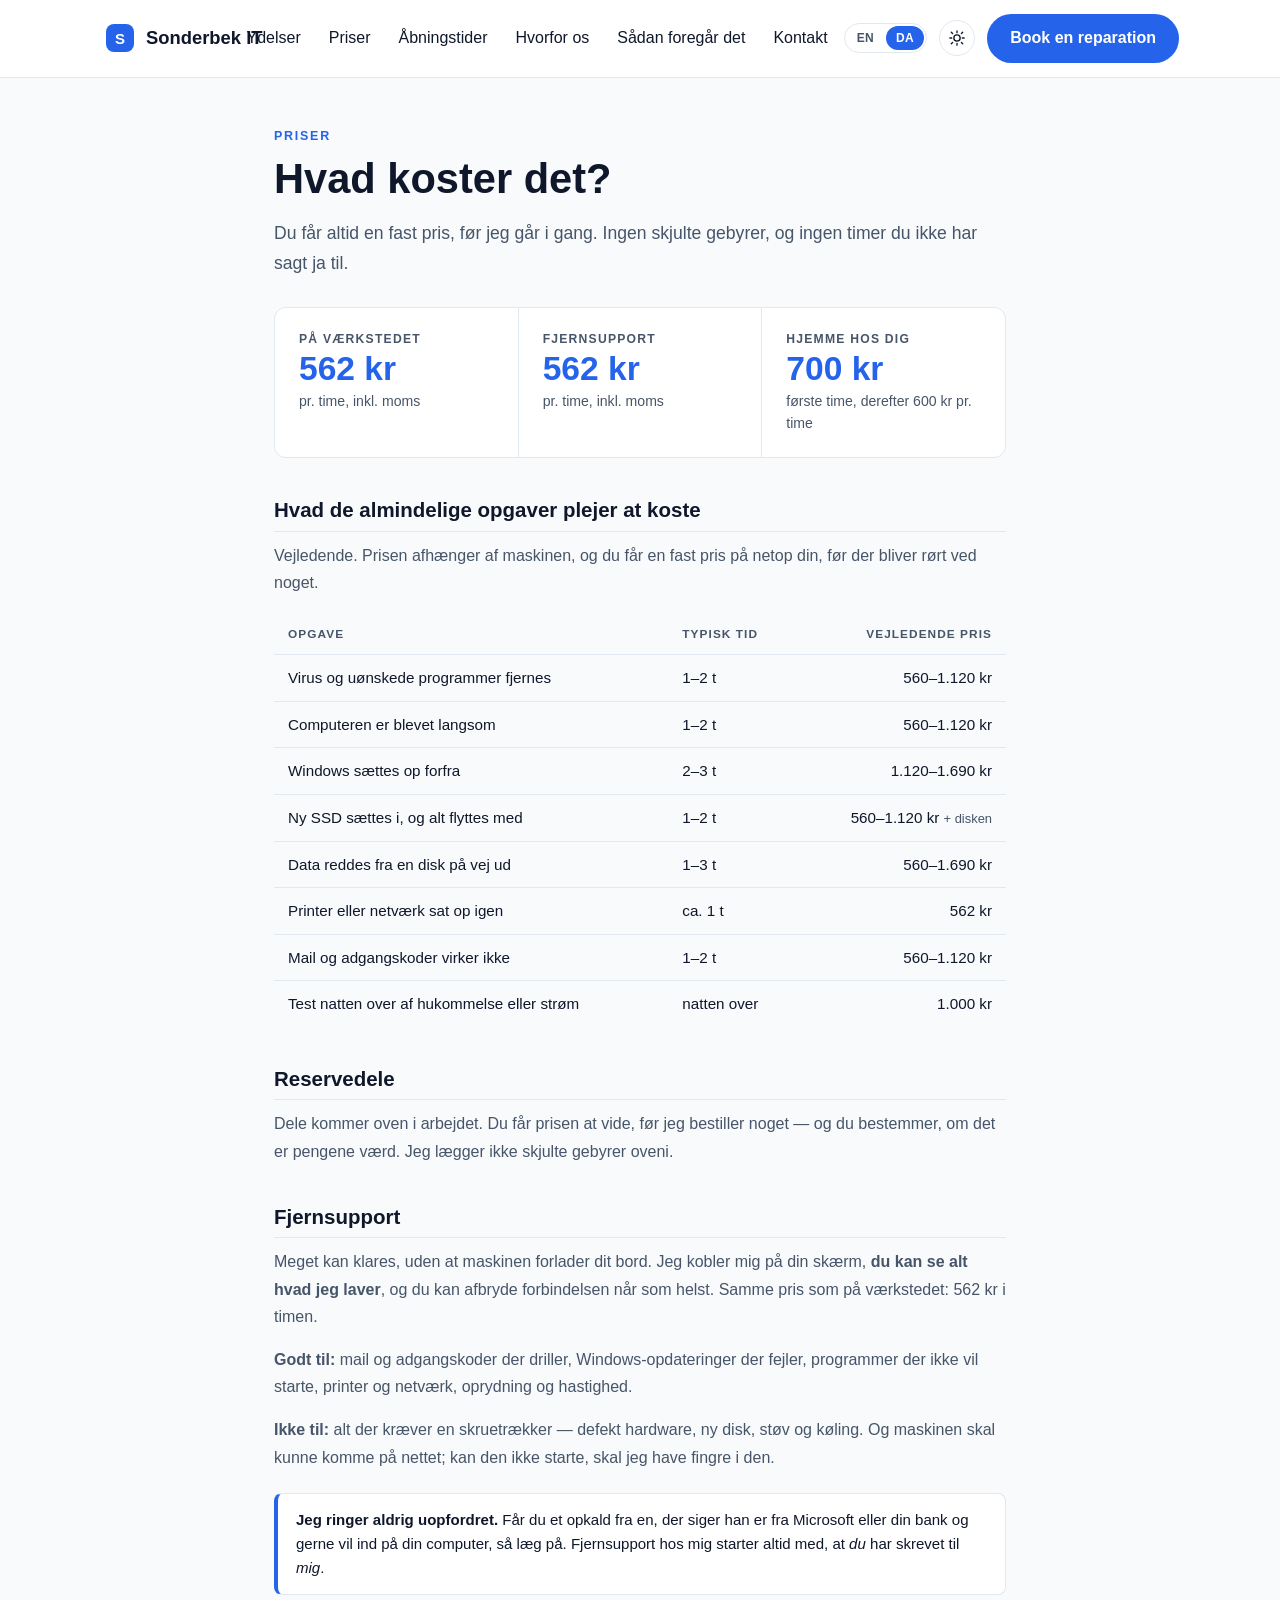
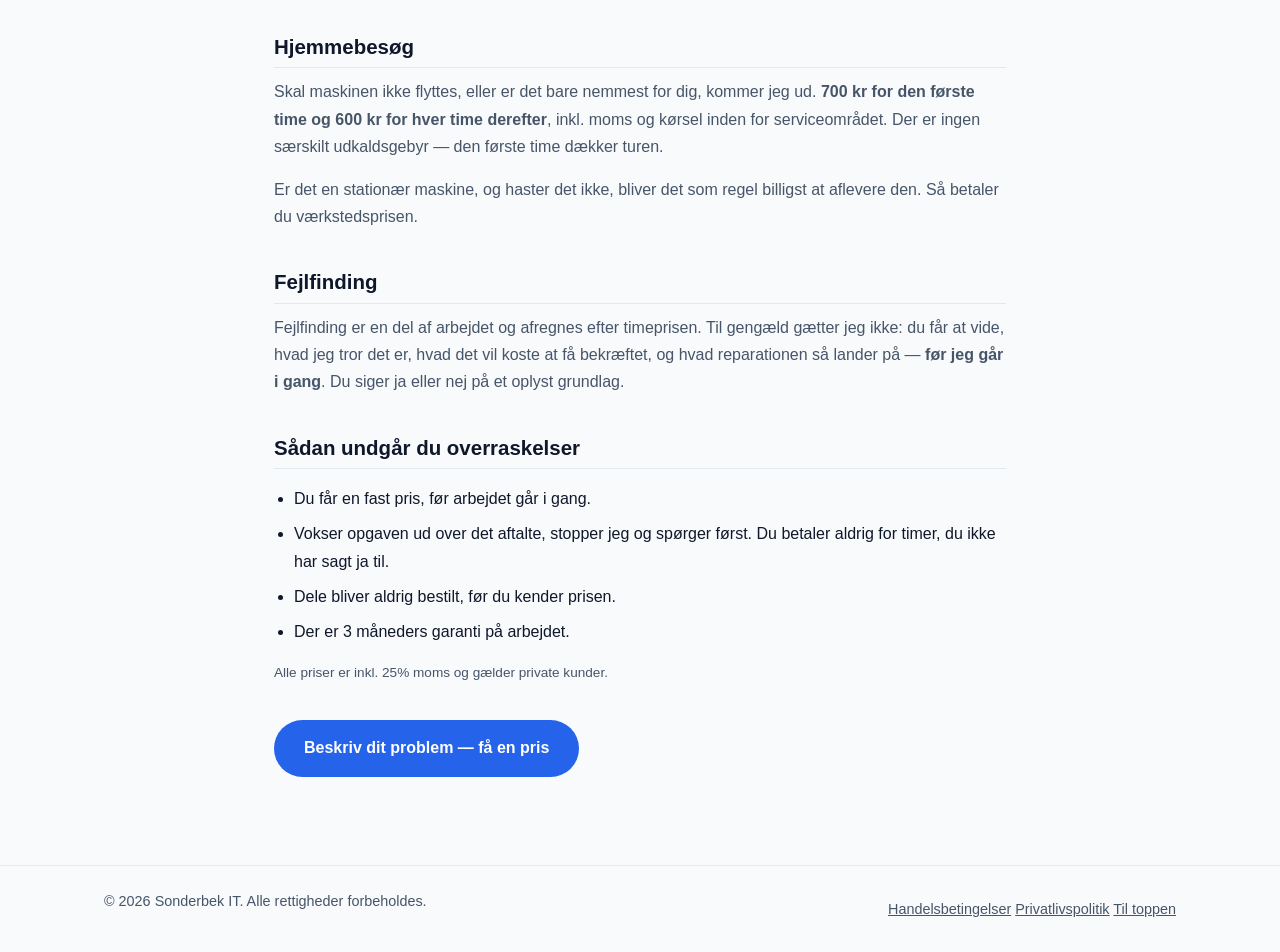
<file: priser.html>
<!DOCTYPE html>
<html lang="da">
<head>
<meta charset="UTF-8">
<meta name="viewport" content="width=device-width, initial-scale=1.0">
<meta http-equiv="Content-Security-Policy" content="default-src 'self'; script-src 'self'; style-src 'self'; img-src 'self' data:; font-src 'self'; connect-src 'self' https://formsubmit.co; base-uri 'none'; form-action 'self'; object-src 'none'; upgrade-insecure-requests">
<meta name="referrer" content="strict-origin-when-cross-origin">
<title>Priser — Sonderbek IT</title>
<meta name="description" content="562 kr i timen på værkstedet og ved fjernsupport, 700 kr for første time hjemme hos dig. Se hvad de almindelige computeropgaver koster. Fast pris, før arbejdet går i gang.">
<link rel="canonical" href="https://mzdad.github.io/bytecare-homepage/priser.html">
<meta property="og:type" content="website">
<meta property="og:site_name" content="Sonderbek IT">
<meta property="og:locale" content="da_DK">
<meta property="og:title" content="Priser — Sonderbek IT">
<meta property="og:description" content="562 kr i timen på værkstedet og ved fjernsupport, 700 kr for første time hjemme hos dig. Se hvad de almindelige computeropgaver koster. Fast pris, før arbejdet går i gang.">
<meta property="og:url" content="https://mzdad.github.io/bytecare-homepage/priser.html">
<meta name="twitter:card" content="summary">
<link rel="stylesheet" href="css/styles.css">
<link rel="icon" href="data:image/svg+xml,%3Csvg xmlns='http://www.w3.org/2000/svg' viewBox='0 0 32 32'%3E%3Crect width='32' height='32' rx='8' fill='%232563eb'/%3E%3Ctext x='16' y='22' text-anchor='middle' font-family='Arial,Helvetica,sans-serif' font-weight='800' font-size='16' fill='white'%3ES%3C/text%3E%3C/svg%3E">
</head>
<body>

<a class="skip-link" href="#main" data-i18n="skipLink">Gå til hovedindhold</a>

<header class="site-header">
  <div class="container header-inner">
    <a href="index.html" class="logo" aria-label="Sonderbek IT forside" data-i18n-attr="aria-label:logoAria">
      <svg class="logo-mark" width="32" height="32" viewBox="0 0 32 32" fill="none" aria-hidden="true">
        <rect x="2" y="2" width="28" height="28" rx="8" fill="var(--brand)"/>
        <text x="16" y="21.5" text-anchor="middle" font-family="Arial, Helvetica, sans-serif" font-weight="800" font-size="15" fill="#fff">S</text>
      </svg>
      <span>Sonderbek IT</span>
    </a>

    <nav class="main-nav" aria-label="Primary">
      <ul class="nav-list" id="navList">
        <li><a href="index.html#services" data-i18n="navServices">Ydelser</a></li>
        <li><a href="priser.html" data-i18n="navPrices">Priser</a></li>
        <li><a href="aabningstider.html" data-i18n="navHours">Åbningstider</a></li>
        <li><a href="index.html#why-us" data-i18n="navWhyUs">Hvorfor os</a></li>
        <li><a href="index.html#process" data-i18n="navProcess">Sådan foregår det</a></li>
        <li><a href="index.html#contact" data-i18n="navContact">Kontakt</a></li>
      </ul>
    </nav>

    <div class="header-controls">
      <div class="lang-toggle" role="group" aria-label="Language / Sprog">
        <button type="button" class="lang-btn" data-lang="en" aria-pressed="false">EN</button>
        <button type="button" class="lang-btn active" data-lang="da" aria-pressed="true">DA</button>
      </div>
      <button type="button" class="theme-toggle" id="themeToggle" aria-label="Skift til mørk tilstand">
        <svg class="icon-sun" viewBox="0 0 24 24" fill="none" aria-hidden="true">
          <circle cx="12" cy="12" r="4.2" stroke="currentColor" stroke-width="1.8"/>
          <path stroke="currentColor" stroke-width="1.8" stroke-linecap="round" d="M12 2.5v2.4M12 19.1v2.4M4.4 4.4l1.7 1.7M17.9 17.9l1.7 1.7M2.5 12h2.4M19.1 12h2.4M4.4 19.6l1.7-1.7M17.9 6.1l1.7-1.7"/>
        </svg>
        <svg class="icon-moon" viewBox="0 0 24 24" fill="none" aria-hidden="true">
          <path fill="currentColor" d="M20.5 14.6A8.5 8.5 0 0 1 9.4 3.5a.6.6 0 0 0-.7-.8A9.5 9.5 0 1 0 21.3 15.3a.6.6 0 0 0-.8-.7Z"/>
        </svg>
      </button>
      <a href="index.html#contact" class="btn btn-primary header-cta" data-i18n="headerCta">Book en reparation</a>
    </div>

    <button class="nav-toggle" id="navToggle" aria-expanded="false" aria-controls="navList">
      <span class="sr-only" data-i18n="menuSr">Menu</span>
      <span class="nav-toggle-bar" aria-hidden="true"></span>
      <span class="nav-toggle-bar" aria-hidden="true"></span>
      <span class="nav-toggle-bar" aria-hidden="true"></span>
    </button>
  </div>
</header>

<main id="main" class="info-main">
  <div class="container info-container">
    <p class="info-eyebrow" data-i18n="pricesEyebrow">Priser</p>
    <h1 data-i18n="pricesTitle">Hvad koster det?</h1>
    <p class="info-lead" data-i18n="pricesLead">Du får altid en fast pris, før jeg går i gang. Ingen skjulte gebyrer, og ingen timer du ikke har sagt ja til.</p>

    <div class="price-hero">
      <div class="price-hero-cell">
        <span class="price-hero-label" data-i18n="pricesRateLabel">På værkstedet</span>
        <span class="price-hero-value">562 kr</span>
        <span class="price-hero-note" data-i18n="pricesRateNote">pr. time, inkl. moms</span>
      </div>
      <div class="price-hero-cell">
        <span class="price-hero-label" data-i18n="pricesRemoteLabel">Fjernsupport</span>
        <span class="price-hero-value">562 kr</span>
        <span class="price-hero-note" data-i18n="pricesRemoteNote">pr. time, inkl. moms</span>
      </div>
      <div class="price-hero-cell">
        <span class="price-hero-label" data-i18n="pricesVisitLabel">Hjemme hos dig</span>
        <span class="price-hero-value">700 kr</span>
        <span class="price-hero-note" data-i18n="pricesVisitNote">første time, derefter 600 kr pr. time</span>
      </div>
    </div>

    <h2 data-i18n="pricesTypicalTitle">Hvad de almindelige opgaver plejer at koste</h2>
    <p data-i18n="pricesTypicalLead">Vejledende. Prisen afhænger af maskinen, og du får en fast pris på netop din, før der bliver rørt ved noget.</p>

    <div class="table-scroll">
      <table class="info-table">
        <thead>
          <tr>
            <th data-i18n="pricesColJob">Opgave</th>
            <th data-i18n="pricesColTime">Typisk tid</th>
            <th class="num" data-i18n="pricesColPrice">Vejledende pris</th>
          </tr>
        </thead>
        <tbody>
          <tr><td data-i18n="jobVirus">Virus og uønskede programmer fjernes</td><td>1–2 t</td><td class="num">560–1.120 kr</td></tr>
          <tr><td data-i18n="jobSlow">Computeren er blevet langsom</td><td>1–2 t</td><td class="num">560–1.120 kr</td></tr>
          <tr><td data-i18n="jobWindows">Windows sættes op forfra</td><td>2–3 t</td><td class="num">1.120–1.690 kr</td></tr>
          <tr><td data-i18n="jobSsd">Ny SSD sættes i, og alt flyttes med</td><td>1–2 t</td><td class="num">560–1.120 kr <span class="plus" data-i18n="plusPart">+ disken</span></td></tr>
          <tr><td data-i18n="jobData">Data reddes fra en disk på vej ud</td><td>1–3 t</td><td class="num">560–1.690 kr</td></tr>
          <tr><td data-i18n="jobPrinter">Printer eller netværk sat op igen</td><td>ca. 1 t</td><td class="num">562 kr</td></tr>
          <tr><td data-i18n="jobMail">Mail og adgangskoder virker ikke</td><td>1–2 t</td><td class="num">560–1.120 kr</td></tr>
          <tr><td data-i18n="jobTest">Test natten over af hukommelse eller strøm</td><td data-i18n="jobTestTime">natten over</td><td class="num">1.000 kr</td></tr>
        </tbody>
      </table>
    </div>

    <h2 data-i18n="pricesPartsTitle">Reservedele</h2>
    <p data-i18n="pricesPartsBody">Dele kommer oven i arbejdet. Du får prisen at vide, før jeg bestiller noget — og du bestemmer, om det er pengene værd. Jeg lægger ikke skjulte gebyrer oveni.</p>

    <h2 data-i18n="pricesRemoteTitle">Fjernsupport</h2>
    <p data-i18n-html="pricesRemoteBody">Meget kan klares, uden at maskinen forlader dit bord. Jeg kobler mig på din skærm, <strong>du kan se alt hvad jeg laver</strong>, og du kan afbryde forbindelsen når som helst. Samme pris som på værkstedet: 562 kr i timen.</p>
    <p data-i18n-html="pricesRemoteGood"><strong>Godt til:</strong> mail og adgangskoder der driller, Windows-opdateringer der fejler, programmer der ikke vil starte, printer og netværk, oprydning og hastighed.</p>
    <p data-i18n-html="pricesRemoteBad"><strong>Ikke til:</strong> alt der kræver en skruetrækker — defekt hardware, ny disk, støv og køling. Og maskinen skal kunne komme på nettet; kan den ikke starte, skal jeg have fingre i den.</p>
    <div class="notice">
      <strong data-i18n="pricesRemoteTrustTitle">Jeg ringer aldrig uopfordret.</strong>
      <span data-i18n-html="pricesRemoteTrustBody">Får du et opkald fra en, der siger han er fra Microsoft eller din bank og gerne vil ind på din computer, så læg på. Fjernsupport hos mig starter altid med, at <em>du</em> har skrevet til <em>mig</em>.</span>
    </div>

    <h2 data-i18n="pricesVisitTitle">Hjemmebesøg</h2>
    <p data-i18n-html="pricesVisitBody">Skal maskinen ikke flyttes, eller er det bare nemmest for dig, kommer jeg ud. <strong>700 kr for den første time og 600 kr for hver time derefter</strong>, inkl. moms og kørsel inden for serviceområdet. Der er ingen særskilt udkaldsgebyr — den første time dækker turen.</p>
    <p data-i18n="pricesVisitTip">Er det en stationær maskine, og haster det ikke, bliver det som regel billigst at aflevere den. Så betaler du værkstedsprisen. Og er det noget, der kan klares over nettet, er fjernsupport både hurtigere og billigere.</p>

    <h2 data-i18n="pricesDiagTitle">Fejlfinding</h2>
    <p data-i18n-html="pricesDiagBody">Fejlfinding er en del af arbejdet og afregnes efter timeprisen. Til gengæld gætter jeg ikke: du får at vide, hvad jeg tror det er, hvad det vil koste at få bekræftet, og hvad reparationen så lander på — <strong>før jeg går i gang</strong>. Du siger ja eller nej på et oplyst grundlag.</p>

    <h2 data-i18n="pricesFairTitle">Sådan undgår du overraskelser</h2>
    <ul class="info-list">
      <li data-i18n="fairQuote">Du får en fast pris, før arbejdet går i gang.</li>
      <li data-i18n="fairGrow">Vokser opgaven ud over det aftalte, stopper jeg og spørger først. Du betaler aldrig for timer, du ikke har sagt ja til.</li>
      <li data-i18n="fairParts">Dele bliver aldrig bestilt, før du kender prisen.</li>
      <li data-i18n="fairGuarantee">Der er 3 måneders garanti på arbejdet.</li>
    </ul>

    <p class="info-fineprint" data-i18n="pricesMoms">Alle priser er inkl. 25% moms og gælder private kunder.</p>

    <div class="info-cta">
      <a href="index.html#contact" class="btn btn-primary btn-lg" data-i18n="pricesCta">Beskriv dit problem — få en pris</a>
    </div>
  </div>
</main>

<footer class="site-footer">
  <div class="container footer-inner">
    <p>&copy; <span id="year"></span> <span data-i18n="footerText">Sonderbek IT. Alle rettigheder forbeholdes.</span></p>
    <nav aria-label="Footer">
      <a href="betingelser.html" data-i18n="footerTerms">Handelsbetingelser</a>
      <a href="privatliv.html" data-i18n="footerPrivacy">Privatlivspolitik</a>
      <a href="index.html#top" data-i18n="footerBackToTop">Til forsiden</a>
    </nav>
  </div>
</footer>

<script src="js/script.js"></script>
</body>
</html>
</file>
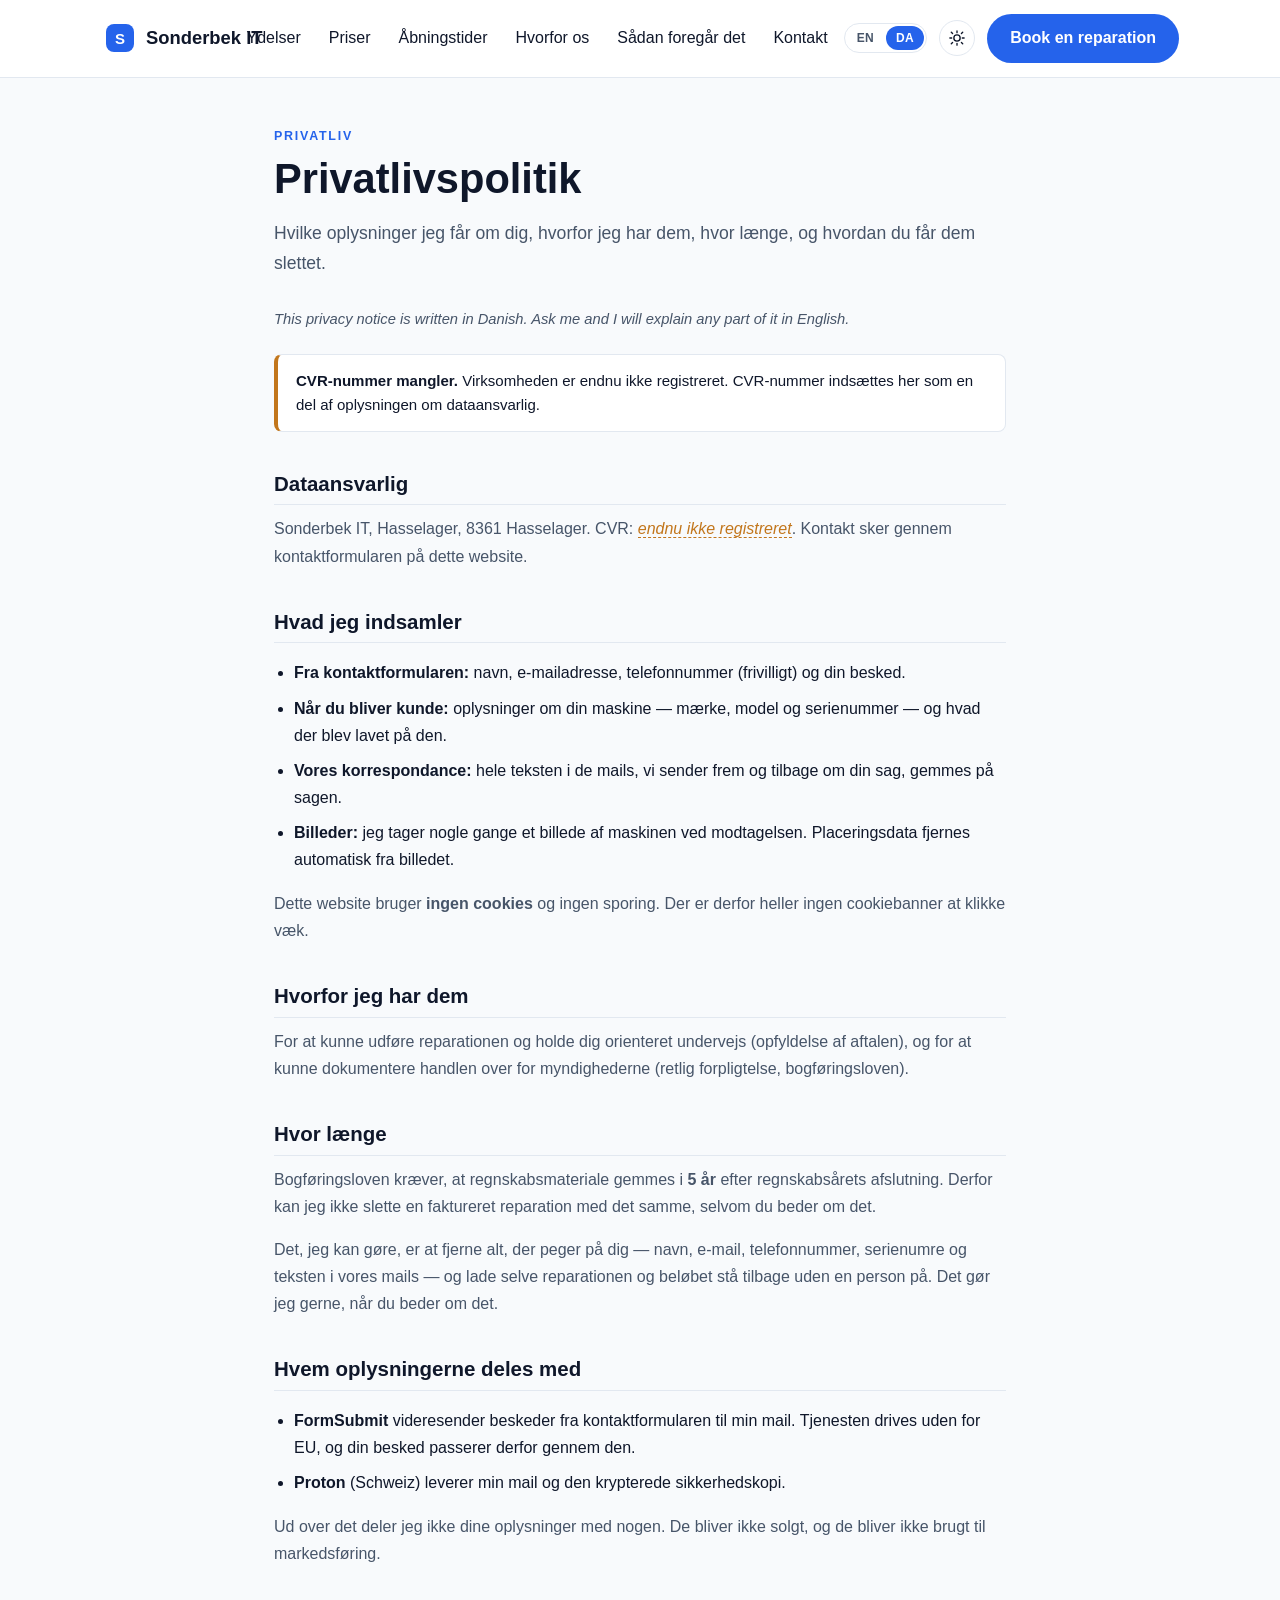
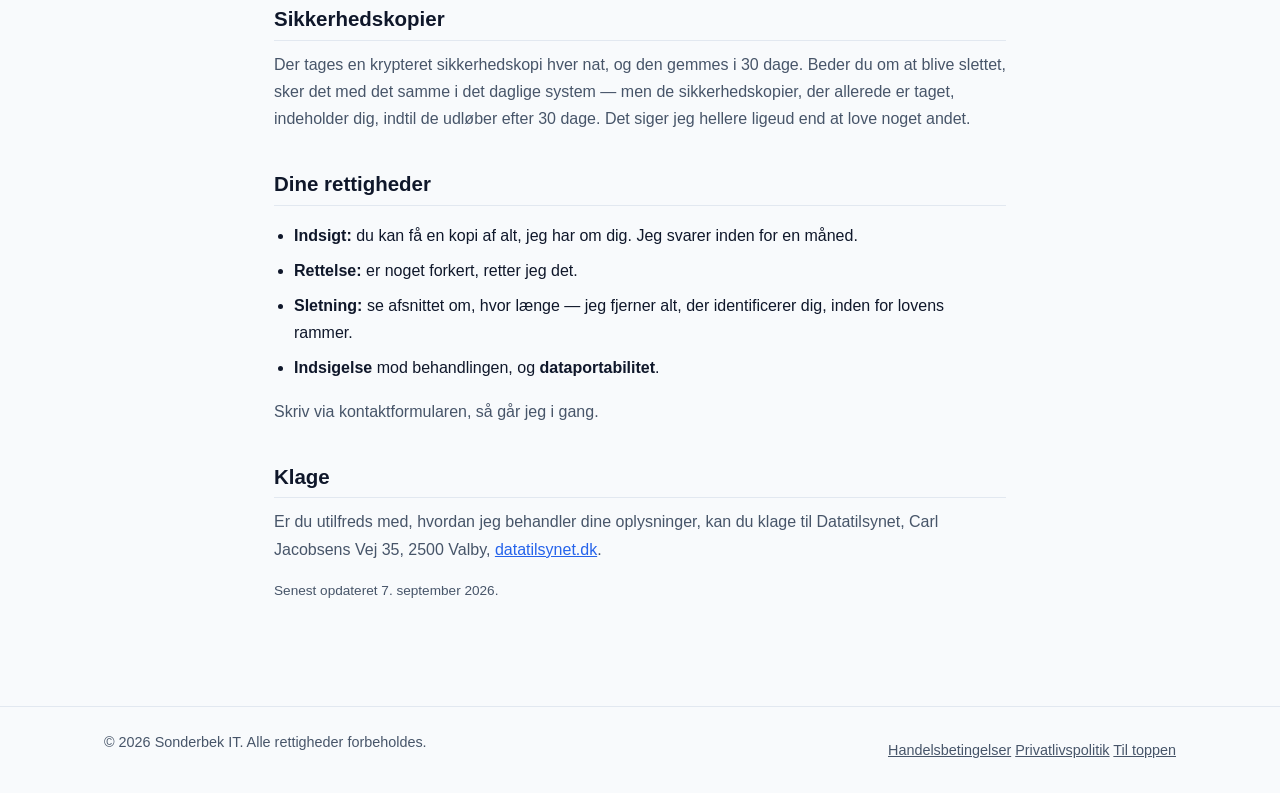
<file: privatliv.html>
<!DOCTYPE html>
<html lang="da">
<head>
<meta charset="UTF-8">
<meta name="viewport" content="width=device-width, initial-scale=1.0">
<meta http-equiv="Content-Security-Policy" content="default-src 'self'; script-src 'self'; style-src 'self'; img-src 'self' data:; font-src 'self'; connect-src 'self' https://formsubmit.co; base-uri 'none'; form-action 'self'; object-src 'none'; upgrade-insecure-requests">
<meta name="referrer" content="strict-origin-when-cross-origin">
<title>Privatlivspolitik — Sonderbek IT</title>
<meta name="description" content="Hvilke oplysninger Sonderbek IT gemmer om dig, hvorfor, hvor længe, og hvordan du får dem slettet.">
<link rel="canonical" href="https://mzdad.github.io/bytecare-homepage/privatliv.html">
<meta property="og:type" content="website">
<meta property="og:site_name" content="Sonderbek IT">
<meta property="og:locale" content="da_DK">
<meta property="og:title" content="Privatlivspolitik — Sonderbek IT">
<meta property="og:description" content="Hvilke oplysninger Sonderbek IT gemmer om dig, hvorfor, hvor længe, og hvordan du får dem slettet.">
<meta property="og:url" content="https://mzdad.github.io/bytecare-homepage/privatliv.html">
<meta name="twitter:card" content="summary">
<link rel="stylesheet" href="css/styles.css">
<link rel="icon" href="data:image/svg+xml,%3Csvg xmlns='http://www.w3.org/2000/svg' viewBox='0 0 32 32'%3E%3Crect width='32' height='32' rx='8' fill='%232563eb'/%3E%3Ctext x='16' y='22' text-anchor='middle' font-family='Arial,Helvetica,sans-serif' font-weight='800' font-size='16' fill='white'%3ES%3C/text%3E%3C/svg%3E">
</head>
<body>

<a class="skip-link" href="#main" data-i18n="skipLink">Gå til hovedindhold</a>

<header class="site-header">
  <div class="container header-inner">
    <a href="index.html" class="logo" aria-label="Sonderbek IT forside" data-i18n-attr="aria-label:logoAria">
      <svg class="logo-mark" width="32" height="32" viewBox="0 0 32 32" fill="none" aria-hidden="true">
        <rect x="2" y="2" width="28" height="28" rx="8" fill="var(--brand)"/>
        <text x="16" y="21.5" text-anchor="middle" font-family="Arial, Helvetica, sans-serif" font-weight="800" font-size="15" fill="#fff">S</text>
      </svg>
      <span>Sonderbek IT</span>
    </a>

    <nav class="main-nav" aria-label="Primary">
      <ul class="nav-list" id="navList">
        <li><a href="index.html#services" data-i18n="navServices">Ydelser</a></li>
        <li><a href="priser.html" data-i18n="navPrices">Priser</a></li>
        <li><a href="aabningstider.html" data-i18n="navHours">Åbningstider</a></li>
        <li><a href="index.html#why-us" data-i18n="navWhyUs">Hvorfor os</a></li>
        <li><a href="index.html#process" data-i18n="navProcess">Sådan foregår det</a></li>
        <li><a href="index.html#contact" data-i18n="navContact">Kontakt</a></li>
      </ul>
    </nav>

    <div class="header-controls">
      <div class="lang-toggle" role="group" aria-label="Language / Sprog">
        <button type="button" class="lang-btn" data-lang="en" aria-pressed="false">EN</button>
        <button type="button" class="lang-btn active" data-lang="da" aria-pressed="true">DA</button>
      </div>
      <button type="button" class="theme-toggle" id="themeToggle" aria-label="Skift til mørk tilstand">
        <svg class="icon-sun" viewBox="0 0 24 24" fill="none" aria-hidden="true">
          <circle cx="12" cy="12" r="4.2" stroke="currentColor" stroke-width="1.8"/>
          <path stroke="currentColor" stroke-width="1.8" stroke-linecap="round" d="M12 2.5v2.4M12 19.1v2.4M4.4 4.4l1.7 1.7M17.9 17.9l1.7 1.7M2.5 12h2.4M19.1 12h2.4M4.4 19.6l1.7-1.7M17.9 6.1l1.7-1.7"/>
        </svg>
        <svg class="icon-moon" viewBox="0 0 24 24" fill="none" aria-hidden="true">
          <path fill="currentColor" d="M20.5 14.6A8.5 8.5 0 0 1 9.4 3.5a.6.6 0 0 0-.7-.8A9.5 9.5 0 1 0 21.3 15.3a.6.6 0 0 0-.8-.7Z"/>
        </svg>
      </button>
      <a href="index.html#contact" class="btn btn-primary header-cta" data-i18n="headerCta">Book en reparation</a>
    </div>

    <button class="nav-toggle" id="navToggle" aria-expanded="false" aria-controls="navList">
      <span class="sr-only" data-i18n="menuSr">Menu</span>
      <span class="nav-toggle-bar" aria-hidden="true"></span>
      <span class="nav-toggle-bar" aria-hidden="true"></span>
      <span class="nav-toggle-bar" aria-hidden="true"></span>
    </button>
  </div>
</header>

<main id="main" class="info-main">
  <div class="container info-container">
    <p class="info-eyebrow">Privatliv</p>
    <h1>Privatlivspolitik</h1>
    <p class="info-lead">Hvilke oplysninger jeg får om dig, hvorfor jeg har dem, hvor længe, og hvordan du får dem slettet.</p>
    <p class="info-en-note" lang="en"><em>This privacy notice is written in Danish. Ask me and I will explain any part of it in English.</em></p>

    <div class="notice notice-todo">
      <strong>CVR-nummer mangler.</strong>
      Virksomheden er endnu ikke registreret. CVR-nummer indsættes her som en del
      af oplysningen om dataansvarlig.
    </div>

    <h2>Dataansvarlig</h2>
    <p>Sonderbek IT, Hasselager, 8361 Hasselager. CVR: <span class="todo-inline">endnu ikke registreret</span>. Kontakt sker gennem kontaktformularen på dette website.</p>

    <h2>Hvad jeg indsamler</h2>
    <ul class="info-list">
      <li><strong>Fra kontaktformularen:</strong> navn, e-mailadresse, telefonnummer (frivilligt) og din besked.</li>
      <li><strong>Når du bliver kunde:</strong> oplysninger om din maskine — mærke, model og serienummer — og hvad der blev lavet på den.</li>
      <li><strong>Vores korrespondance:</strong> hele teksten i de mails, vi sender frem og tilbage om din sag, gemmes på sagen.</li>
      <li><strong>Billeder:</strong> jeg tager nogle gange et billede af maskinen ved modtagelsen. Placeringsdata fjernes automatisk fra billedet.</li>
    </ul>
    <p>Dette website bruger <strong>ingen cookies</strong> og ingen sporing. Der er derfor heller ingen cookiebanner at klikke væk.</p>

    <h2>Hvorfor jeg har dem</h2>
    <p>For at kunne udføre reparationen og holde dig orienteret undervejs (opfyldelse af aftalen), og for at kunne dokumentere handlen over for myndighederne (retlig forpligtelse, bogføringsloven).</p>

    <h2>Hvor længe</h2>
    <p>Bogføringsloven kræver, at regnskabsmateriale gemmes i <strong>5 år</strong> efter regnskabsårets afslutning. Derfor kan jeg ikke slette en faktureret reparation med det samme, selvom du beder om det.</p>
    <p>Det, jeg kan gøre, er at fjerne alt, der peger på dig — navn, e-mail, telefonnummer, serienumre og teksten i vores mails — og lade selve reparationen og beløbet stå tilbage uden en person på. Det gør jeg gerne, når du beder om det.</p>

    <h2>Hvem oplysningerne deles med</h2>
    <ul class="info-list">
      <li><strong>FormSubmit</strong> videresender beskeder fra kontaktformularen til min mail. Tjenesten drives uden for EU, og din besked passerer derfor gennem den.</li>
      <li><strong>Proton</strong> (Schweiz) leverer min mail og den krypterede sikkerhedskopi.</li>
    </ul>
    <p>Ud over det deler jeg ikke dine oplysninger med nogen. De bliver ikke solgt, og de bliver ikke brugt til markedsføring.</p>

    <h2>Sikkerhedskopier</h2>
    <p>Der tages en krypteret sikkerhedskopi hver nat, og den gemmes i 30 dage. Beder du om at blive slettet, sker det med det samme i det daglige system — men de sikkerhedskopier, der allerede er taget, indeholder dig, indtil de udløber efter 30 dage. Det siger jeg hellere ligeud end at love noget andet.</p>

    <h2>Dine rettigheder</h2>
    <ul class="info-list">
      <li><strong>Indsigt:</strong> du kan få en kopi af alt, jeg har om dig. Jeg svarer inden for en måned.</li>
      <li><strong>Rettelse:</strong> er noget forkert, retter jeg det.</li>
      <li><strong>Sletning:</strong> se afsnittet om, hvor længe — jeg fjerner alt, der identificerer dig, inden for lovens rammer.</li>
      <li><strong>Indsigelse</strong> mod behandlingen, og <strong>dataportabilitet</strong>.</li>
    </ul>
    <p>Skriv via kontaktformularen, så går jeg i gang.</p>

    <h2>Klage</h2>
    <p>Er du utilfreds med, hvordan jeg behandler dine oplysninger, kan du klage til Datatilsynet, Carl Jacobsens Vej 35, 2500 Valby, <a href="https://www.datatilsynet.dk" rel="noopener">datatilsynet.dk</a>.</p>

    <p class="info-fineprint">Senest opdateret 7. september 2026.</p>
  </div>
</main>

<footer class="site-footer">
  <div class="container footer-inner">
    <p>&copy; <span id="year"></span> <span data-i18n="footerText">Sonderbek IT. Alle rettigheder forbeholdes.</span></p>
    <nav aria-label="Footer">
      <a href="betingelser.html" data-i18n="footerTerms">Handelsbetingelser</a>
      <a href="privatliv.html" data-i18n="footerPrivacy">Privatlivspolitik</a>
      <a href="index.html#top" data-i18n="footerBackToTop">Til forsiden</a>
    </nav>
  </div>
</footer>

<script src="js/script.js"></script>
</body>
</html>
</file>
<file: css/styles.css>
:root {
  --brand: #2563eb;
  --brand-dark: #1d4ed8;
  --brand-soft: #dbeafe;
  --bg: #f8fafc;
  --surface: #ffffff;
  --text: #0f172a;
  --text-muted: #475569;
  --border: #e2e8f0;
  --success: #16a34a;
  --error: #dc2626;
  --radius: 12px;
  --shadow: 0 1px 2px rgba(15, 23, 42, 0.06), 0 8px 24px rgba(15, 23, 42, 0.06);
}

@media (prefers-color-scheme: dark) {
  :root:not([data-theme="light"]) {
    --bg: #0b1220;
    --surface: #111a2e;
    --text: #f1f5f9;
    --text-muted: #94a3b8;
    --border: #23304a;
    --brand-soft: #16233f;
  }
}

:root[data-theme="dark"] {
  --bg: #0b1220;
  --surface: #111a2e;
  --text: #f1f5f9;
  --text-muted: #94a3b8;
  --border: #23304a;
  --brand-soft: #16233f;
}

* { box-sizing: border-box; }
html { scroll-behavior: smooth; color-scheme: light; }
main section[id] { scroll-margin-top: 90px; }
html[data-theme="dark"] { color-scheme: dark; }
@media (prefers-color-scheme: dark) {
  html:not([data-theme="light"]) { color-scheme: dark; }
}

body {
  margin: 0;
  font-family: -apple-system, BlinkMacSystemFont, "Segoe UI", Roboto, Helvetica, Arial, sans-serif;
  background: var(--bg);
  color: var(--text);
  line-height: 1.55;
}

img, svg { max-width: 100%; display: block; }

.container {
  width: 100%;
  max-width: 1120px;
  margin: 0 auto;
  padding: 0 24px;
}

.sr-only {
  position: absolute;
  width: 1px; height: 1px;
  padding: 0; margin: -1px;
  overflow: hidden;
  clip: rect(0,0,0,0);
  white-space: nowrap;
  border: 0;
}

.skip-link {
  position: absolute;
  left: -999px;
  top: 0;
  background: var(--brand);
  color: #fff;
  padding: 10px 16px;
  border-radius: 0 0 8px 0;
  z-index: 100;
}
.skip-link:focus {
  left: 0;
}

a { color: var(--brand); }

h1, h2, h3 { line-height: 1.2; margin: 0 0 12px; }
h1 { font-size: clamp(2rem, 4vw, 2.75rem); }
h2 { font-size: clamp(1.5rem, 3vw, 2rem); }
h3 { font-size: 1.125rem; }
p { margin: 0 0 16px; color: var(--text-muted); }

.section-sub {
  max-width: 640px;
  font-size: 1.05rem;
}

/* Buttons */
.btn {
  display: inline-flex;
  align-items: center;
  justify-content: center;
  gap: 8px;
  padding: 10px 20px;
  border-radius: 999px;
  font-weight: 600;
  text-decoration: none;
  border: 2px solid transparent;
  cursor: pointer;
  transition: transform .12s ease, background-color .12s ease, border-color .12s ease;
}
.btn:hover { transform: translateY(-1px); }
.btn-primary {
  background: var(--brand);
  color: #fff;
}
.btn-primary:hover { background: var(--brand-dark); }
.btn-ghost {
  background: transparent;
  border-color: var(--border);
  color: var(--text);
}
.btn-ghost:hover { border-color: var(--brand); }
.btn-lg { padding: 14px 28px; font-size: 1rem; }

/* Header */
.site-header {
  position: sticky;
  top: 0;
  z-index: 50;
  background: var(--surface);
  border-bottom: 1px solid var(--border);
}
.header-inner {
  display: flex;
  align-items: center;
  gap: 16px;
  padding-top: 14px;
  padding-bottom: 14px;
}
.logo {
  display: flex;
  align-items: center;
  gap: 10px;
  font-weight: 800;
  font-size: 1.15rem;
  text-decoration: none;
  color: var(--text);
  white-space: nowrap;
}
.logo-mark { flex-shrink: 0; }
.nav-list a { white-space: nowrap; }
.header-cta { flex-shrink: 0; min-width: 12rem; text-align: center; }

.header-controls {
  display: flex;
  align-items: center;
  gap: 12px;
  margin-left: auto;
}
.lang-toggle {
  display: flex;
  border: 1px solid var(--border);
  border-radius: 999px;
  padding: 2px;
  gap: 2px;
}
.lang-btn {
  border: none;
  background: transparent;
  color: var(--text-muted);
  font-size: .75rem;
  font-weight: 700;
  letter-spacing: .03em;
  padding: 5px 10px;
  border-radius: 999px;
  cursor: pointer;
}
.lang-btn:hover { color: var(--text); }
.lang-btn.active {
  background: var(--brand);
  color: #fff;
}
.lang-btn.active:hover { color: #fff; }

.theme-toggle {
  width: 36px;
  height: 36px;
  flex-shrink: 0;
  border: 1px solid var(--border);
  border-radius: 50%;
  background: transparent;
  color: var(--text);
  display: inline-flex;
  align-items: center;
  justify-content: center;
  cursor: pointer;
}
.theme-toggle:hover { border-color: var(--brand); color: var(--brand); }
.theme-toggle svg { width: 18px; height: 18px; }
.theme-toggle .icon-moon { display: none; }
[data-theme="dark"] .theme-toggle .icon-sun { display: none; }
[data-theme="dark"] .theme-toggle .icon-moon { display: block; }
@media (prefers-color-scheme: dark) {
  :root:not([data-theme="light"]) .theme-toggle .icon-sun { display: none; }
  :root:not([data-theme="light"]) .theme-toggle .icon-moon { display: block; }
}

.nav-toggle {
  display: none;
  background: none;
  border: 1px solid var(--border);
  border-radius: 8px;
  width: 40px;
  height: 40px;
  align-items: center;
  justify-content: center;
  cursor: pointer;
}
.hamburger, .hamburger::before, .hamburger::after {
  display: block;
  width: 18px;
  height: 2px;
  background: var(--text);
  position: relative;
}
.hamburger::before, .hamburger::after {
  content: "";
  position: absolute;
  left: 0;
}
.hamburger::before { top: -6px; }
.hamburger::after { top: 6px; }

.nav-list {
  list-style: none;
  display: flex;
  gap: 28px;
  margin: 0;
  padding: 0;
}
.nav-list a {
  color: var(--text);
  text-decoration: none;
  font-weight: 500;
}
.nav-list a:hover { color: var(--brand); }

/* Hero */
.hero { padding: 72px 0 48px; }
.hero-inner {
  display: grid;
  grid-template-columns: 1.1fr 0.9fr;
  gap: 48px;
  align-items: center;
}
.eyebrow {
  color: var(--brand);
  font-weight: 700;
  letter-spacing: .04em;
  text-transform: uppercase;
  font-size: .8rem;
  margin-bottom: 10px;
}
.lead { font-size: 1.1rem; }
.hero-actions {
  display: flex;
  gap: 14px;
  flex-wrap: wrap;
  margin: 24px 0;
}
.hero-trust {
  display: flex;
  gap: 20px;
  flex-wrap: wrap;
  list-style: none;
  padding: 0;
  margin: 8px 0 0;
  color: var(--text-muted);
  font-size: .9rem;
}
.hero-trust li::before { content: "✓ "; color: var(--success); font-weight: 700; }

/* Services */
.services { padding: 64px 0; }
.card-grid {
  display: grid;
  grid-template-columns: repeat(3, 1fr);
  gap: 20px;
  margin-top: 32px;
}
.card {
  background: var(--surface);
  border: 1px solid var(--border);
  border-radius: var(--radius);
  padding: 24px;
  box-shadow: var(--shadow);
}
.card-icon { font-size: 1.75rem; margin-bottom: 12px; }
.card p { margin: 0; }

/* Why us */
.why-us { padding: 64px 0; background: var(--surface); border-top: 1px solid var(--border); border-bottom: 1px solid var(--border); }
.why-inner {
  display: grid;
  grid-template-columns: 1.3fr 0.7fr;
  gap: 48px;
  align-items: start;
}
.checklist { list-style: none; padding: 0; margin: 24px 0 0; display: grid; gap: 14px; }
.checklist li { padding-left: 28px; position: relative; color: var(--text-muted); }
.checklist li::before { content: "✓"; position: absolute; left: 0; color: var(--success); font-weight: 700; }
.checklist strong { color: var(--text); }

.stat-panel {
  background: var(--brand-soft);
  border-radius: var(--radius);
  padding: 28px;
  display: grid;
  gap: 20px;
}
.stat { display: flex; flex-direction: column; }
.stat-num { font-size: 1.75rem; font-weight: 800; color: var(--brand); }
.stat-label { color: var(--text-muted); font-size: .9rem; }

/* Process */
.process { padding: 64px 0; }
.steps {
  list-style: none;
  padding: 0;
  margin: 32px 0 0;
  display: grid;
  grid-template-columns: repeat(4, 1fr);
  gap: 20px;
  counter-reset: step;
}
.steps li { position: relative; }
.step-num {
  display: inline-flex;
  align-items: center;
  justify-content: center;
  width: 36px;
  height: 36px;
  border-radius: 50%;
  background: var(--brand);
  color: #fff;
  font-weight: 700;
  margin-bottom: 12px;
}
.steps p { margin: 0; }

/* Contact */
.contact { padding: 64px 0 88px; }
.contact-inner {
  display: grid;
  grid-template-columns: 0.9fr 1.1fr;
  gap: 48px;
  align-items: start;
}
.contact-details { display: grid; gap: 16px; margin: 24px 0; }
.contact-details dt { font-weight: 700; font-size: .8rem; text-transform: uppercase; letter-spacing: .04em; color: var(--text-muted); }
.contact-details dd { margin: 2px 0 0; font-size: 1.05rem; }
.privacy-note {
  font-size: .85rem;
  padding: 14px 16px;
  background: var(--brand-soft);
  border-radius: 8px;
  color: var(--text);
}

.contact-form {
  background: var(--surface);
  border: 1px solid var(--border);
  border-radius: var(--radius);
  padding: 28px;
  box-shadow: var(--shadow);
}
.form-row { margin-bottom: 18px; display: flex; flex-direction: column; gap: 6px; }
.form-row label { font-weight: 600; font-size: .9rem; }
.optional { font-weight: 400; color: var(--text-muted); }
.form-row input, .form-row textarea {
  border: 1px solid var(--border);
  border-radius: 8px;
  padding: 10px 12px;
  font: inherit;
  background: var(--bg);
  color: var(--text);
}
.form-row input:focus, .form-row textarea:focus {
  outline: 2px solid var(--brand);
  outline-offset: 1px;
}
.form-status { min-height: 20px; font-size: .9rem; font-weight: 600; }
.form-status[data-state="error"] { color: var(--error); }
.form-status[data-state="success"] { color: var(--success); }

[hidden] { display: none !important; }
.form-fallback {
  margin-top: 24px;
  padding-top: 20px;
  border-top: 1px solid var(--border);
}
.form-fallback p { font-size: .9rem; margin-bottom: 10px; }
.fallback-address {
  font-weight: 700;
  font-size: 1rem;
  color: var(--text);
}
.fallback-message {
  margin: 0 0 14px;
  padding: 12px 14px;
  background: var(--bg);
  border: 1px solid var(--border);
  border-radius: 8px;
  font-family: ui-monospace, SFMono-Regular, Menlo, Consolas, monospace;
  font-size: .8rem;
  color: var(--text);
  white-space: pre-wrap;
  word-break: break-word;
  max-height: 220px;
  overflow-y: auto;
}

/* Footer */
.site-footer {
  border-top: 1px solid var(--border);
  padding: 24px 0;
}
.footer-inner {
  display: flex;
  justify-content: space-between;
  align-items: center;
  flex-wrap: wrap;
  gap: 12px;
  color: var(--text-muted);
  font-size: .9rem;
}
.footer-inner a { color: var(--text-muted); }

/* Responsive */
@media (max-width: 860px) {
  .hero-inner, .why-inner, .contact-inner { grid-template-columns: 1fr; }
  .hero-visual { order: -1; max-width: 320px; margin: 0 auto; }
  .card-grid { grid-template-columns: repeat(2, 1fr); }
  .steps { grid-template-columns: repeat(2, 1fr); }
}

/* The header runs out of room well before the page does — especially in
   Danish, where the nav labels are longer — so it collapses earlier. */
@media (max-width: 900px) {
  .nav-toggle { display: inline-flex; }
  .nav-list {
    position: absolute;
    top: 100%;
    left: 0;
    right: 0;
    flex-direction: column;
    background: var(--surface);
    border-bottom: 1px solid var(--border);
    padding: 16px 24px;
    gap: 16px;
    display: none;
  }
  .nav-list.open { display: flex; }
  .header-cta { display: none; }
}

@media (max-width: 640px) {
  .card-grid { grid-template-columns: 1fr; }
  .steps { grid-template-columns: 1fr; }
}

/* ==========================================================================
   Information pages - Priser, Aabningstider, Handelsbetingelser, Privatliv
   ========================================================================== */

.info-main { padding: 48px 0 88px; }
.info-container { max-width: 780px; }

.info-eyebrow {
  font-size: 0.78rem;
  letter-spacing: 0.14em;
  text-transform: uppercase;
  color: var(--brand);
  font-weight: 700;
  margin: 0 0 8px;
}
.info-main h1 { font-size: clamp(1.9rem, 4.5vw, 2.6rem); line-height: 1.15; margin: 0 0 16px; }
.info-main h2 {
  font-size: 1.28rem;
  margin: 40px 0 10px;
  padding-bottom: 8px;
  border-bottom: 1px solid var(--border);
}
.info-lead { font-size: 1.1rem; line-height: 1.65; color: var(--text-muted); margin: 0 0 28px; }
.info-main p { line-height: 1.7; }
.info-en-note { font-size: 0.92rem; color: var(--text-muted); }
.info-fineprint { font-size: 0.85rem; color: var(--text-muted); }

.info-list { line-height: 1.7; padding-left: 20px; }
.info-list li { margin: 8px 0; }

/* The two headline rates */
.price-hero {
  display: grid;
  grid-template-columns: repeat(auto-fit, minmax(210px, 1fr));
  gap: 1px;
  background: var(--border);
  border: 1px solid var(--border);
  border-radius: 12px;
  overflow: hidden;
  margin: 28px 0 8px;
}
.price-hero-cell {
  background: var(--surface);
  padding: 22px 24px;
  display: flex;
  flex-direction: column;
  gap: 3px;
}
.price-hero-label {
  font-size: 0.76rem;
  letter-spacing: 0.1em;
  text-transform: uppercase;
  color: var(--text-muted);
  font-weight: 700;
}
.price-hero-value { font-size: 2.1rem; font-weight: 800; line-height: 1.1; color: var(--brand); }
.price-hero-note { font-size: 0.88rem; color: var(--text-muted); }

/* Tables */
.table-scroll { overflow-x: auto; margin: 18px 0 8px; }
.info-table {
  width: 100%;
  border-collapse: collapse;
  font-size: 0.95rem;
  min-width: 460px;
}
.info-table th,
.info-table td { padding: 11px 14px; text-align: left; border-bottom: 1px solid var(--border); }
.info-table thead th {
  font-size: 0.74rem;
  letter-spacing: 0.09em;
  text-transform: uppercase;
  color: var(--text-muted);
}
.info-table tbody tr:last-child th,
.info-table tbody tr:last-child td { border-bottom: none; }
.info-table .num { text-align: right; white-space: nowrap; font-variant-numeric: tabular-nums; }
.info-table .plus { color: var(--text-muted); font-size: 0.85em; }
.hours-table th { font-weight: 600; }
.hours-table td { text-align: right; font-variant-numeric: tabular-nums; white-space: nowrap; }

/* Open / closed badge */
.open-now {
  display: inline-flex;
  align-items: center;
  gap: 9px;
  font-weight: 700;
  font-size: 1rem;
  padding: 9px 16px;
  border-radius: 999px;
  border: 1px solid var(--border);
  margin: 4px 0 22px;
}
.open-now::before {
  content: "";
  width: 9px;
  height: 9px;
  border-radius: 50%;
  background: currentColor;
  flex-shrink: 0;
}
.open-now[data-state="open"] { color: #157a4a; border-color: #157a4a; }
.open-now[data-state="closed"] { color: var(--text-muted); }
html[data-theme="dark"] .open-now[data-state="open"] { color: #52c68d; border-color: #52c68d; }

/* Service areas */
.area-list {
  list-style: none;
  padding: 0;
  margin: 14px 0 18px;
  display: flex;
  flex-wrap: wrap;
  gap: 8px;
}
.area-list li {
  border: 1px solid var(--border);
  border-radius: 999px;
  padding: 5px 13px;
  font-size: 0.9rem;
  background: var(--surface);
}

/* Something the owner still has to fill in - deliberately obvious */
.notice {
  border: 1px solid var(--border);
  border-left: 4px solid var(--brand);
  border-radius: 8px;
  padding: 14px 18px;
  margin: 22px 0;
  font-size: 0.94rem;
  line-height: 1.6;
  background: var(--surface);
}
.notice-todo { border-left-color: #c2761c; }
.todo-inline {
  border-bottom: 1px dashed currentColor;
  color: #c2761c;
  font-style: italic;
}
html[data-theme="dark"] .notice-todo { border-left-color: #e0a44c; }
html[data-theme="dark"] .todo-inline { color: #e0a44c; }

.info-cta { margin-top: 36px; }

@media (max-width: 560px) {
  .info-main h2 { margin-top: 30px; }
  .price-hero-value { font-size: 1.8rem; }
}

/* While the language is being swapped the scroll correction must land in one
   frame. The site scrolls smoothly everywhere else, but an animated correction
   is exactly the movement the correction exists to remove. */
html.lang-switching { scroll-behavior: auto; }
</file>
